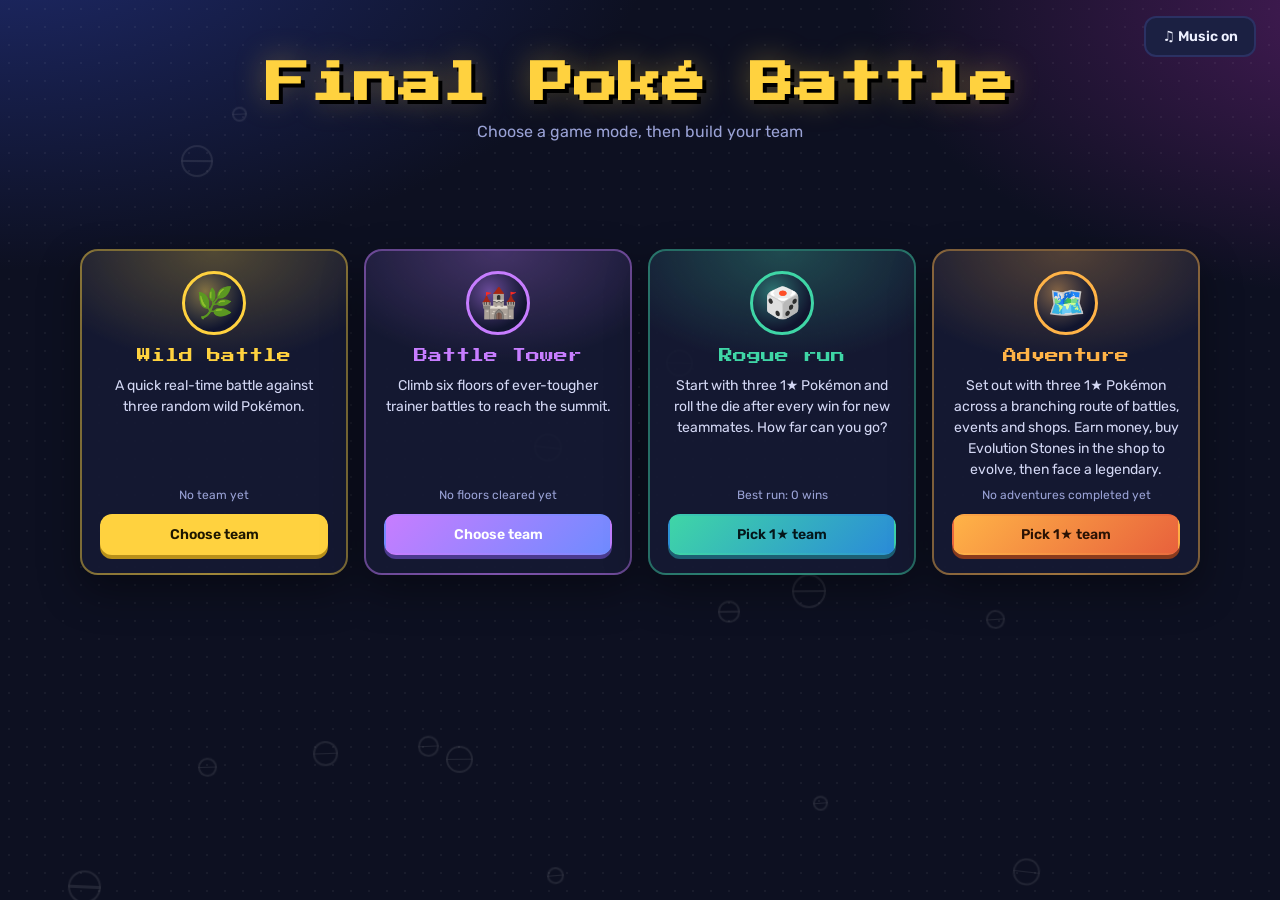
<file: index.html>
<!doctype html>
<html lang="en">
<head>
  <meta charset="utf-8">
  <meta name="viewport" content="width=device-width, initial-scale=1">
  <title>Final Poké Battle</title>
  <link rel="preconnect" href="https://fonts.googleapis.com">
  <link rel="preconnect" href="https://fonts.gstatic.com" crossorigin>
  <link href="https://fonts.googleapis.com/css2?family=Press+Start+2P&family=Rubik:wght@400;500;600;700&display=swap" rel="stylesheet">
  <link rel="stylesheet" href="css/style.css">
  <link rel="stylesheet" href="css/menu.css">
</head>
<body class="menu-page">
  <div class="mn-motes" id="motes" aria-hidden="true"></div>

  <header class="mn-top">
    <button type="button" class="btn" id="musicBtn" aria-pressed="true">&#9835; Music on</button>
  </header>

  <main class="mn-main">
    <div class="mn-title">
      <h1>Final Poké Battle</h1>
      <p>Choose a game mode, then build your team</p>
    </div>
    <div class="mn-team" id="lastTeam" aria-label="Your last team"></div>
    <section class="mn-modes" id="modes" aria-label="Game modes"></section>
  </main>

  <div class="mn-flash" id="flash"></div>

  <div class="pad-legend" aria-hidden="true">
    <span><i class="pad-btn">D-pad</i> Move</span>
    <span><i class="pad-btn a">A</i> Choose</span>
    <span><i class="pad-btn">Select</i> Music</span>
  </div>

  <script src="https://cdnjs.cloudflare.com/ajax/libs/gsap/3.12.5/gsap.min.js"></script>
  <script src="js/api.js"></script>
  <script src="js/music.js"></script>
  <script src="js/gamepad.js"></script>
  <script src="js/modes.js"></script>
  <script src="js/tower-data.js"></script>
  <script src="js/rogue-data.js"></script>
  <script src="js/adventure-data.js"></script>
  <script src="js/menu.js"></script>
</body>
</html>
</file>
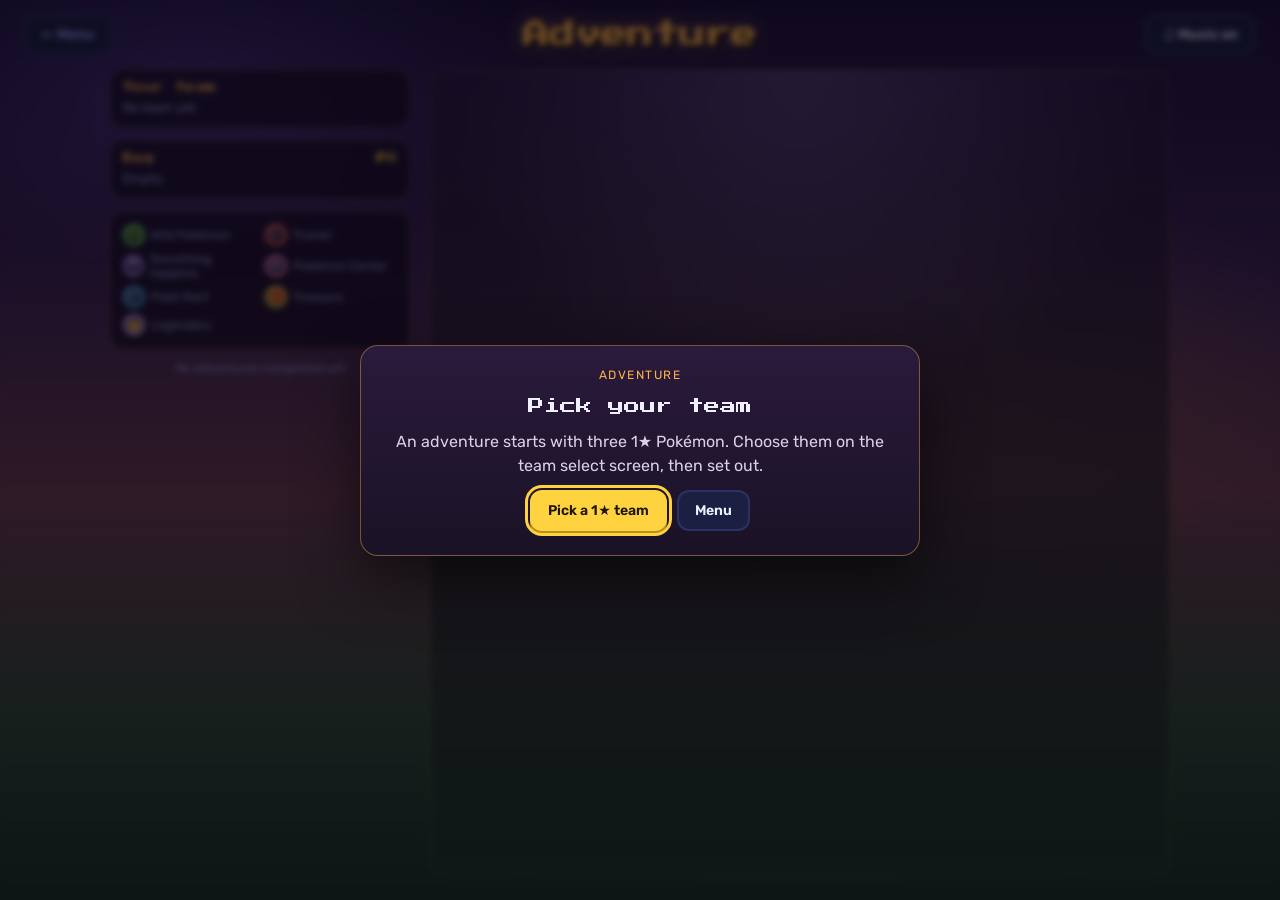
<file: adventure.html>
<!doctype html>
<html lang="en">
<head>
  <meta charset="utf-8">
  <meta name="viewport" content="width=device-width, initial-scale=1">
  <title>Adventure</title>
  <link rel="preconnect" href="https://fonts.googleapis.com">
  <link rel="preconnect" href="https://fonts.gstatic.com" crossorigin>
  <link href="https://fonts.googleapis.com/css2?family=Press+Start+2P&family=Rubik:wght@400;500;600;700&display=swap" rel="stylesheet">
  <link rel="stylesheet" href="css/style.css">
  <link rel="stylesheet" href="css/adventure.css">
</head>
<body class="adventure-page">
  <div class="av-sky" aria-hidden="true"></div>

  <header class="av-top">
    <a class="btn" href="index.html">&larr; Menu</a>
    <h1>Adventure</h1>
    <button type="button" class="btn" id="musicBtn" aria-pressed="true">&#9835; Music on</button>
  </header>

  <main class="av-main">
    <aside class="av-side" id="side">
      <section class="av-box">
        <h2>Your team</h2>
        <div class="av-team" id="team"></div>
      </section>
      <section class="av-box">
        <h2 class="av-bag-head">Bag <span class="av-money" id="money"></span></h2>
        <div class="av-bag" id="bag"></div>
        <button type="button" class="btn av-shop-btn" id="shopBtn" hidden>🛒 Shop</button>
      </section>
      <section class="av-box av-legend" id="legend"></section>
      <p class="av-progress" id="progress"></p>
      <button type="button" class="btn av-quiet" id="quitBtn" hidden>Give up adventure</button>
    </aside>

    <section class="av-map-wrap" id="mapWrap" aria-label="Route map">
      <p class="av-hint" id="hint"></p>
      <div class="av-map" id="map">
        <svg class="av-paths" id="paths" preserveAspectRatio="none" aria-hidden="true"></svg>
        <div class="av-nodes" id="nodes"></div>
        <img class="av-token" id="token" alt="">
      </div>
    </section>
  </main>

  <!-- One stop at a time: battles, events, rewards and the end of the run all open here. -->
  <div class="av-dialog" id="dialog" hidden>
    <div class="av-card" id="card" role="dialog" aria-modal="true" aria-labelledby="cardTitle">
      <p class="av-kicker" id="cardKicker"></p>
      <h2 id="cardTitle"></h2>
      <div class="av-body" id="cardBody"></div>
      <div class="av-choices" id="cardChoices"></div>
    </div>
  </div>

  <div class="toast" id="toast" role="status"></div>
  <div class="av-flash" id="flash"></div>

  <div class="pad-legend" aria-hidden="true">
    <span><i class="pad-btn">D-pad</i> Move</span>
    <span><i class="pad-btn a">A</i> Choose</span>
    <span><i class="pad-btn b">B</i> Menu</span>
    <span><i class="pad-btn">Select</i> Music</span>
  </div>

  <script src="https://cdnjs.cloudflare.com/ajax/libs/gsap/3.12.5/gsap.min.js"></script>
  <script src="js/api.js"></script>
  <script src="js/combat.js"></script>
  <script src="js/music.js"></script>
  <script src="js/gamepad.js"></script>
  <script src="js/adventure-data.js"></script>
  <script src="js/adventure.js"></script>
</body>
</html>
</file>
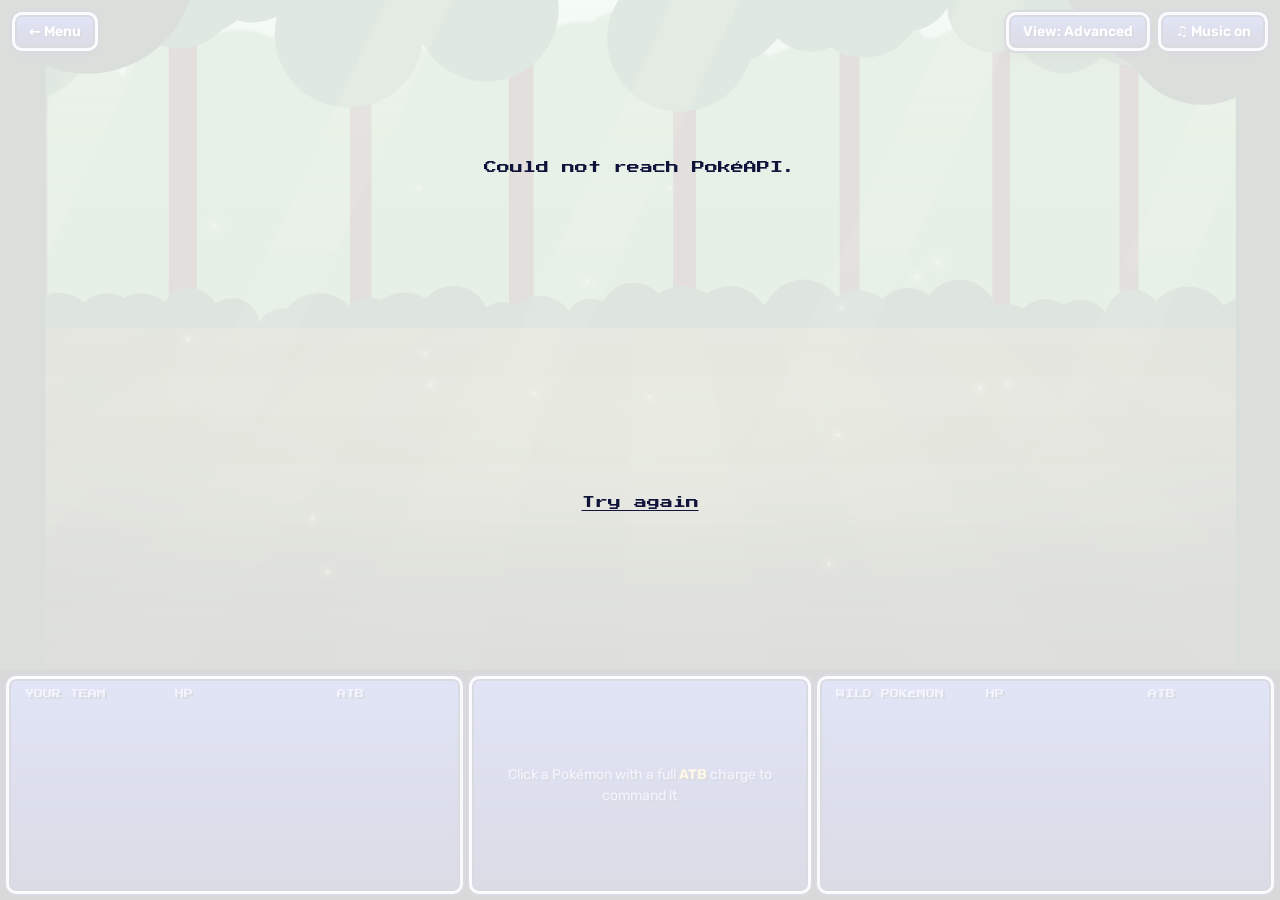
<file: battle.html>
<!doctype html>
<html lang="en">
<head>
  <meta charset="utf-8">
  <meta name="viewport" content="width=device-width, initial-scale=1">
  <title>Battle</title>
  <link rel="preconnect" href="https://fonts.googleapis.com">
  <link rel="preconnect" href="https://fonts.gstatic.com" crossorigin>
  <link href="https://fonts.googleapis.com/css2?family=Press+Start+2P&family=Rubik:wght@400;500;600;700&display=swap" rel="stylesheet">
  <link rel="stylesheet" href="css/battle.css">
</head>
<body>
  <div class="screen" id="screen">
    <div class="field" id="field">
      <div class="sky"></div>
      <div class="backdrop" id="backdrop"></div>
      <div class="ground"></div>
      <div class="rays"></div>
      <div class="frame" id="frame"></div>
      <div class="motes" id="motes"></div>
      <div class="units" id="units"></div>
      <!-- Advanced view: each Pokémon's name, HP and ATB float over its sprite. -->
      <div class="plates" id="plates"></div>

      <a class="back-btn window" href="index.html">&larr; Menu</a>
      <div class="top-buttons">
        <button type="button" class="top-btn window" id="viewBtn" title="Switch battle view (V)">View: Advanced</button>
        <button type="button" class="top-btn music-btn window" id="musicBtn" aria-pressed="true">&#9835; Music on</button>
      </div>
      <div class="message window" id="message"></div>
      <div class="floor-title" id="floorTitle" hidden><small></small><strong></strong></div>
      <div class="help window" id="help"></div>
      <div class="pad-legend" aria-hidden="true">
        <span><i class="pad-btn a">A</i> Confirm</span>
        <span><i class="pad-btn b">B</i> Back</span>
        <span><i class="pad-btn">LB</i><i class="pad-btn">RB</i> Switch Pokémon</span>
        <span><i class="pad-btn y">Y</i> View</span>
        <span><i class="pad-btn">Select</i> Music</span>
      </div>
      <p class="loading" id="loading">Encountering wild Pokémon<span class="dots"></span></p>
    </div>

    <div class="hud" id="hud">
      <section class="window side-window party-window">
        <header class="hud-head unit-grid"><span>Your team</span><span>HP</span><span>ATB</span></header>
        <div class="unit-rows" id="partyRows"></div>
      </section>

      <section class="window command-panel" id="commandPanel">
        <p class="command-hint"><span>Click a Pokémon with a full <b>ATB</b> charge to command it</span></p>

        <nav class="pane command" id="command" aria-label="Commands">
          <header class="hud-head"><span id="commandTitle">Command</span></header>
          <div class="menu-list" role="menu">
            <button type="button" class="menu-item" role="menuitem" data-action="attack">Attack</button>
            <button type="button" class="menu-item" role="menuitem" data-action="items">Items</button>
            <button type="button" class="menu-item" role="menuitem" data-action="defend">Defend</button>
            <button type="button" class="menu-item evolve-cmd" role="menuitem" data-action="evolve" id="evolveCmd" hidden>Evolve</button>
            <span class="pointer"></span>
          </div>
        </nav>

        <section class="pane submenu" id="attackMenu" aria-label="Attacks">
          <header class="hud-head"><button type="button" class="sub-back" aria-label="Back to commands">&#9664;</button><span>Attacks</span><span>Pwr&nbsp;&nbsp;PP</span></header>
          <div class="menu-list moves" id="moveList" role="menu"></div>
        </section>

        <section class="pane submenu" id="itemMenu" aria-label="Items">
          <header class="hud-head"><button type="button" class="sub-back" aria-label="Back to commands">&#9664;</button><span>Items</span><span>Qty</span></header>
          <div class="menu-list" id="itemList" role="menu"></div>
        </section>

        <section class="pane submenu" id="evolveMenu" aria-label="Evolve into">
          <header class="hud-head"><button type="button" class="sub-back" aria-label="Back to commands">&#9664;</button><span>Evolve into</span><span>Type</span></header>
          <div class="menu-list" id="evolveList" role="menu"></div>
        </section>
      </section>

      <section class="window side-window enemy-window">
        <header class="hud-head unit-grid"><span>Wild Pokémon</span><span>HP</span><span>ATB</span></header>
        <div class="unit-rows" id="enemyRows"></div>
      </section>
    </div>

    <div class="result" id="result" hidden>
      <div class="window result-card" role="dialog" aria-modal="true" aria-labelledby="resultTitle">
        <h2 id="resultTitle"></h2>
        <p id="resultText"></p>
        <div class="result-actions">
          <button type="button" class="win-btn" id="againBtn">Battle again</button>
          <a class="win-btn" href="index.html">Menu</a>
        </div>
      </div>
    </div>

    <div class="flash" id="flash"></div>
  </div>

  <script src="https://cdnjs.cloudflare.com/ajax/libs/gsap/3.12.5/gsap.min.js"></script>
  <script src="js/api.js"></script>
  <script src="js/combat.js"></script>
  <script src="js/tower-data.js"></script>
  <script src="js/rogue-data.js"></script>
  <script src="js/adventure-data.js"></script>
  <script src="js/music.js"></script>
  <script src="js/gamepad.js"></script>
  <script src="js/fx.js"></script>
  <script src="js/battle.js"></script>
</body>
</html>
</file>
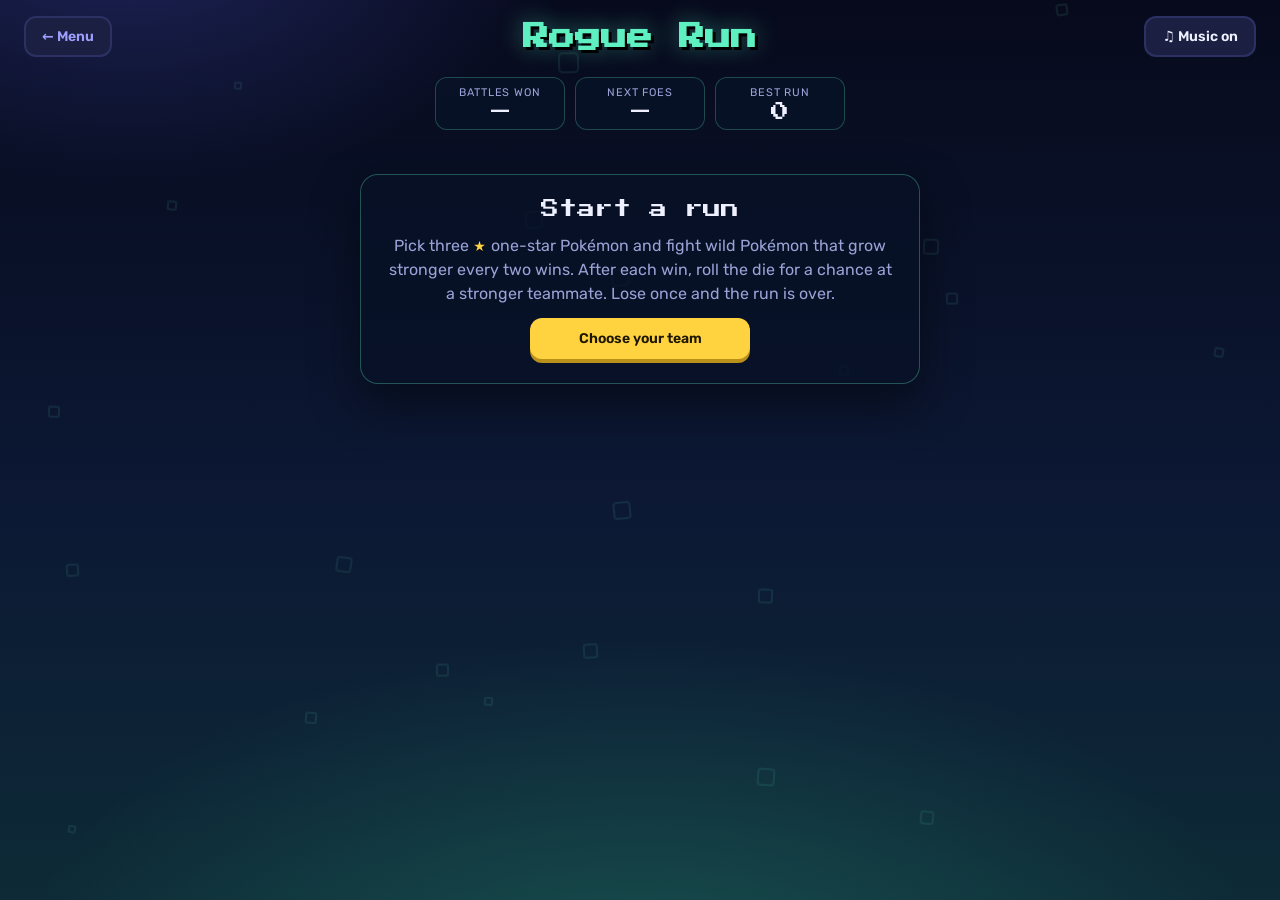
<file: rogue.html>
<!doctype html>
<html lang="en">
<head>
  <meta charset="utf-8">
  <meta name="viewport" content="width=device-width, initial-scale=1">
  <title>Rogue Run</title>
  <link rel="preconnect" href="https://fonts.googleapis.com">
  <link rel="preconnect" href="https://fonts.gstatic.com" crossorigin>
  <link href="https://fonts.googleapis.com/css2?family=Press+Start+2P&family=Rubik:wght@400;500;600;700&display=swap" rel="stylesheet">
  <link rel="stylesheet" href="css/style.css">
  <link rel="stylesheet" href="css/rogue.css">
</head>
<body class="rogue-page">
  <div class="rg-backdrop" id="backdrop" aria-hidden="true"></div>

  <header class="rg-top">
    <a class="btn" href="index.html">&larr; Menu</a>
    <h1>Rogue Run</h1>
    <button type="button" class="btn" id="musicBtn" aria-pressed="true">&#9835; Music on</button>
  </header>

  <main class="rg-main">
    <dl class="rg-stats" id="stats">
      <div><dt>Battles won</dt><dd id="wins">0</dd></div>
      <div><dt>Next foes</dt><dd id="foes">—</dd></div>
      <div><dt>Best run</dt><dd id="best">0</dd></div>
    </dl>

    <section class="rg-team" id="team" aria-label="Your team"></section>

    <!-- One panel at a time, depending on where the run stands. -->
    <section class="rg-panel" id="startPanel" hidden>
      <h2>Start a run</h2>
      <p>Pick three <b class="stars">★</b> one-star Pokémon and fight wild Pokémon that grow stronger every two wins. After each win, roll the die for a chance at a stronger teammate. Lose once and the run is over.</p>
      <a class="btn primary rg-go" href="team.html?mode=rogue">Choose your team</a>
    </section>

    <section class="rg-panel" id="readyPanel" hidden>
      <p class="rg-kicker" id="readyKicker">Next up</p>
      <h2 id="readyTitle">Battle 1</h2>
      <p id="readyText"></p>
      <button type="button" class="btn primary rg-go" id="fightBtn">Fight!</button>
      <button type="button" class="btn rg-quiet" id="quitBtn">Give up run</button>
    </section>

    <section class="rg-panel rg-roll" id="rollPanel" hidden>
      <p class="rg-kicker" id="rollKicker">Battle won!</p>
      <h2 id="rollTitle">Roll the die</h2>
      <div class="die-stage">
        <div class="die-glow" id="dieGlow"></div>
        <div class="die" id="die"></div>
        <div class="die-result" id="dieResult"></div>
      </div>
      <p id="rollText">The roll sets the star rating of the Pokémon you're offered.</p>
      <button type="button" class="btn primary rg-go" id="rollBtn">Roll the die</button>
    </section>

    <section class="rg-panel rg-offer" id="offerPanel" hidden>
      <p class="rg-kicker" id="offerKicker">You rolled</p>
      <div class="offer-card" id="offerCard">
        <div class="offer-stage"><div class="offer-burst" id="offerBurst"></div><img class="offer-sprite" id="offerSprite" alt=""></div>
        <div class="offer-info">
          <h2 id="offerName">—</h2>
          <div class="offer-types" id="offerTypes"></div>
          <div class="offer-stats" id="offerStats"></div>
        </div>
      </div>
      <p class="offer-help" id="offerHelp">Click a team member above to swap it out, or keep your team.</p>
      <button type="button" class="btn rg-go" id="keepBtn">Keep my team</button>
    </section>

    <section class="rg-panel rg-over" id="overPanel" hidden>
      <p class="rg-kicker">Run over</p>
      <h2 id="overTitle">Your team fell</h2>
      <p id="overText"></p>
      <a class="btn primary rg-go" href="team.html?mode=rogue">New run</a>
    </section>
  </main>

  <div class="toast" id="toast" role="status"></div>
  <div class="rg-flash" id="flash"></div>

  <div class="pad-legend" aria-hidden="true">
    <span><i class="pad-btn">D-pad</i> Move</span>
    <span><i class="pad-btn a">A</i> Choose</span>
    <span><i class="pad-btn b">B</i> Menu</span>
    <span><i class="pad-btn">Select</i> Music</span>
  </div>

  <script src="https://cdnjs.cloudflare.com/ajax/libs/gsap/3.12.5/gsap.min.js"></script>
  <script src="js/api.js"></script>
  <script src="js/music.js"></script>
  <script src="js/gamepad.js"></script>
  <script src="js/rogue-data.js"></script>
  <script src="js/rogue.js"></script>
</body>
</html>
</file>
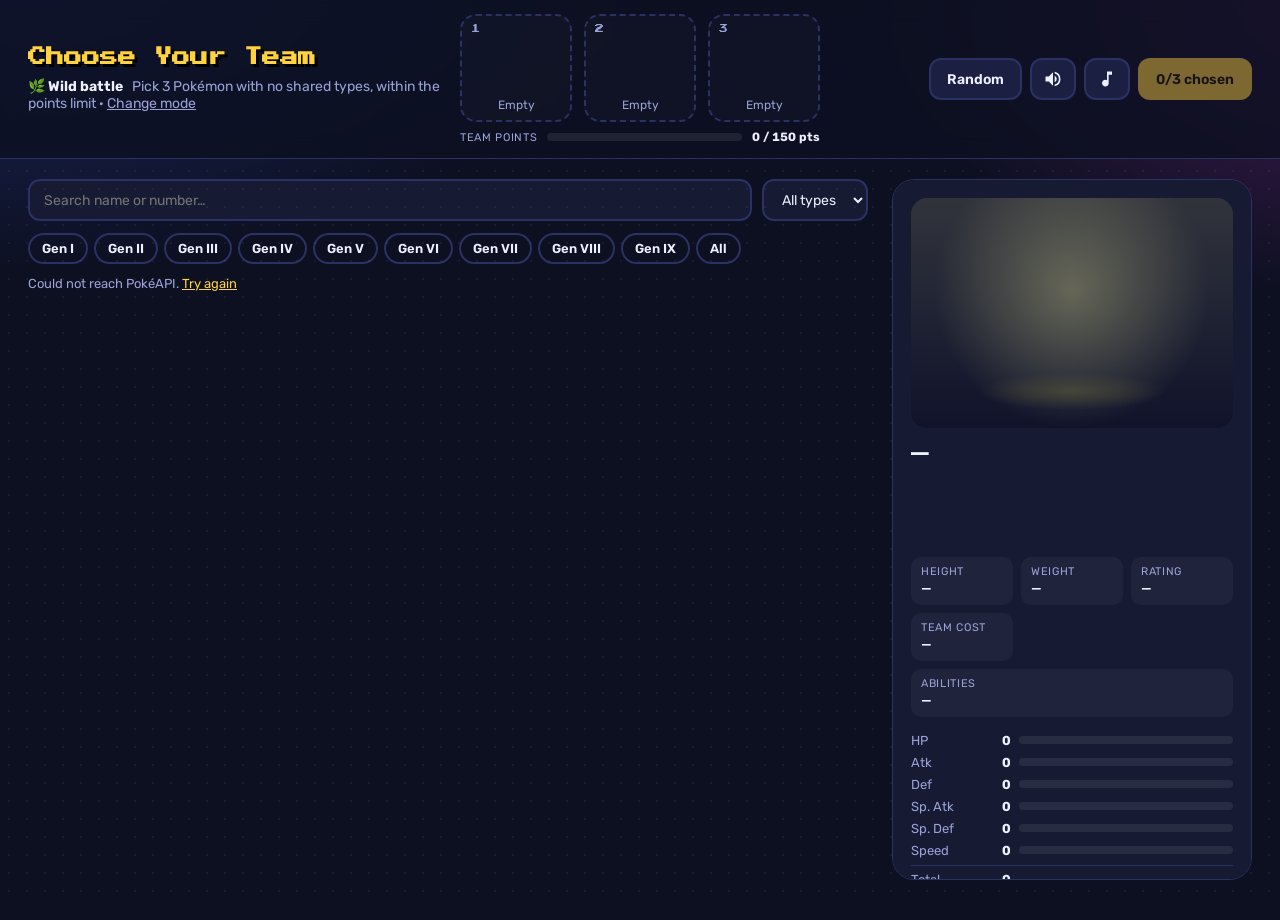
<file: team.html>
<!doctype html>
<html lang="en">
<head>
  <meta charset="utf-8">
  <meta name="viewport" content="width=device-width, initial-scale=1">
  <title>Choose Your Team</title>
  <link rel="preconnect" href="https://fonts.googleapis.com">
  <link rel="preconnect" href="https://fonts.gstatic.com" crossorigin>
  <link href="https://fonts.googleapis.com/css2?family=Press+Start+2P&family=Rubik:wght@400;500;600;700&display=swap" rel="stylesheet">
  <link rel="stylesheet" href="css/style.css">
</head>
<body>
  <header class="topbar">
    <div class="brand">
      <h1>Choose Your Team</h1>
      <p>Pick 3 Pokémon with no shared types, within the points limit</p>
    </div>

    <div class="team-wrap">
      <div class="team" id="team" aria-label="Your team">
        <button type="button" class="slot" data-slot="0"><span class="slot-num">1</span><span class="slot-stage"><img class="slot-sprite" alt=""></span><span class="slot-name">Empty</span></button>
        <button type="button" class="slot" data-slot="1"><span class="slot-num">2</span><span class="slot-stage"><img class="slot-sprite" alt=""></span><span class="slot-name">Empty</span></button>
        <button type="button" class="slot" data-slot="2"><span class="slot-num">3</span><span class="slot-stage"><img class="slot-sprite" alt=""></span><span class="slot-name">Empty</span></button>
      </div>
      <div class="budget" title="Each Pokémon costs a tenth of its base stat total">
        <span class="budget-label">Team points</span>
        <span class="budget-track"><i id="budgetBar"></i></span>
        <b id="budgetText">0 / 150 pts</b>
      </div>
    </div>

    <div class="actions">
      <button type="button" class="btn" id="randomBtn">Random</button>
      <button type="button" class="btn icon" id="muteBtn" aria-label="Mute cries" aria-pressed="false">
        <svg class="icon-on" viewBox="0 0 24 24" width="20" height="20" aria-hidden="true"><path fill="currentColor" d="M3 9v6h4l5 5V4L7 9H3zm13.5 3A4.5 4.5 0 0 0 14 8v8a4.47 4.47 0 0 0 2.5-4zM14 3.23v2.06a7 7 0 0 1 0 13.42v2.06A9 9 0 0 0 14 3.23z"/></svg>
        <svg class="icon-off" viewBox="0 0 24 24" width="20" height="20" aria-hidden="true"><path fill="currentColor" d="M16.5 12A4.5 4.5 0 0 0 14 8v2.18l2.45 2.45c.03-.2.05-.41.05-.63zM19 12c0 .94-.2 1.82-.54 2.64l1.51 1.51A8.8 8.8 0 0 0 21 12a9 9 0 0 0-7-8.77v2.06A7 7 0 0 1 19 12zM4.27 3 3 4.27 7.73 9H3v6h4l5 5v-6.73l4.25 4.25c-.67.52-1.42.93-2.25 1.18v2.06a9 9 0 0 0 3.69-1.81L19.73 21 21 19.73l-9-9L4.27 3zM12 4 9.91 6.09 12 8.18V4z"/></svg>
      </button>
      <button type="button" class="btn icon music-toggle" id="musicBtn" aria-label="Turn music off" aria-pressed="true">
        <svg class="icon-on" viewBox="0 0 24 24" width="20" height="20" aria-hidden="true"><path fill="currentColor" d="M12 3v10.55A4 4 0 1 0 14 17V7h4V3h-6z"/></svg>
        <svg class="icon-off" viewBox="0 0 24 24" width="20" height="20" aria-hidden="true"><path fill="currentColor" d="M4.27 3 3 4.27l9 9v.28A4 4 0 1 0 14 17v-1.73L19.73 21 21 19.73 4.27 3zM14 7h4V3h-6v5.18l2 2V7z"/></svg>
      </button>
      <button type="button" class="btn primary" id="confirmBtn" disabled>0/3 chosen</button>
    </div>
  </header>

  <main class="layout">
    <section class="browser">
      <div class="toolbar">
        <input type="search" id="search" class="search" placeholder="Search name or number…" autocomplete="off" aria-label="Search Pokémon">
        <select id="typeFilter" class="select" aria-label="Filter by type"><option value="">All types</option></select>
      </div>
      <nav class="gens" id="gens" aria-label="Generation"></nav>
      <p class="status" id="status" role="status">Loading Pokédex<span class="dots"></span></p>
      <div class="grid" id="grid"></div>
    </section>

    <aside class="detail" id="detail" aria-live="polite">
      <button type="button" class="detail-close" id="detailClose" aria-label="Close details">&times;</button>
      <div class="detail-stage">
        <div class="platform"></div>
        <img class="detail-sprite" id="detailSprite" alt="">
      </div>
      <div class="detail-head">
        <span class="detail-num" id="detailNum"></span>
        <h2 class="detail-name" id="detailName">&mdash;</h2>
        <p class="detail-genus" id="detailGenus"></p>
        <div class="detail-types" id="detailTypes"></div>
      </div>
      <p class="detail-flavor" id="detailFlavor"></p>
      <dl class="facts">
        <div><dt>Height</dt><dd id="detailHeight">&mdash;</dd></div>
        <div><dt>Weight</dt><dd id="detailWeight">&mdash;</dd></div>
        <div><dt>Rating</dt><dd id="detailStars">&mdash;</dd></div>
        <div><dt>Team cost</dt><dd id="detailCost">&mdash;</dd></div>
        <div class="wide"><dt>Abilities</dt><dd id="detailAbilities">&mdash;</dd></div>
      </dl>
      <div class="stats" id="detailStats"></div>
      <button type="button" class="btn primary block" id="detailAdd">Add to team</button>
      <p class="detail-note" id="detailNote" role="status"></p>
    </aside>
  </main>

  <div class="sheet-backdrop" id="sheetBackdrop"></div>
  <div class="toast" id="toast" role="status"></div>

  <div class="pad-legend" aria-hidden="true">
    <span><i class="pad-btn a">A</i> Pick</span>
    <span><i class="pad-btn b">B</i> Remove last</span>
    <span><i class="pad-btn x">X</i> Random</span>
    <span><i class="pad-btn">LB</i><i class="pad-btn">RB</i> Generation</span>
    <span><i class="pad-btn">Start</i> Confirm</span>
    <span><i class="pad-btn">Select</i> Music</span>
  </div>

  <div class="overlay" id="overlay" hidden>
    <div class="overlay-flash"></div>
    <div class="overlay-card" role="dialog" aria-modal="true" aria-labelledby="overlayTitle">
      <h2 id="overlayTitle">Team assembled!</h2>
      <div class="podium" id="podium"></div>
      <p class="overlay-note" id="overlayNote">Ready for battle</p>
      <div class="overlay-actions">
        <button type="button" class="btn" id="editBtn">Edit team</button>
        <button type="button" class="btn primary" id="goBtn">Start</button>
      </div>
      <p class="overlay-sub" id="overlaySub"></p>
    </div>
  </div>

  <script src="https://cdnjs.cloudflare.com/ajax/libs/gsap/3.12.5/gsap.min.js"></script>
  <script src="js/api.js"></script>
  <script src="js/music.js"></script>
  <script src="js/gamepad.js"></script>
  <script src="js/modes.js"></script>
  <script src="js/tower-data.js"></script>
  <script src="js/rogue-data.js"></script>
  <script src="js/adventure-data.js"></script>
  <script src="js/app.js"></script>
</body>
</html>
</file>
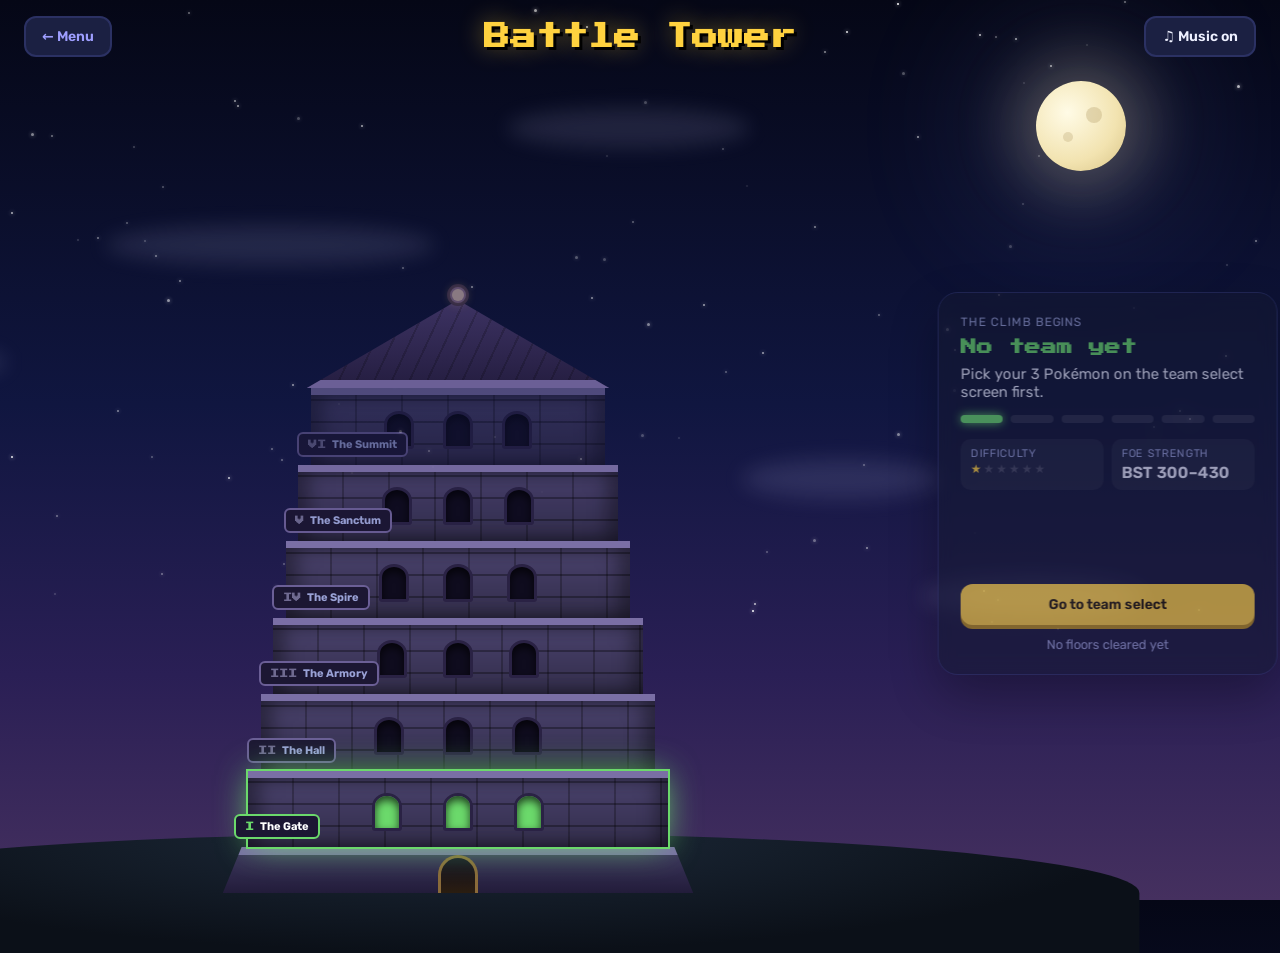
<file: tower.html>
<!doctype html>
<html lang="en">
<head>
  <meta charset="utf-8">
  <meta name="viewport" content="width=device-width, initial-scale=1">
  <title>Battle Tower</title>
  <link rel="preconnect" href="https://fonts.googleapis.com">
  <link rel="preconnect" href="https://fonts.gstatic.com" crossorigin>
  <link href="https://fonts.googleapis.com/css2?family=Press+Start+2P&family=Rubik:wght@400;500;600;700&display=swap" rel="stylesheet">
  <link rel="stylesheet" href="css/style.css">
  <link rel="stylesheet" href="css/tower.css">
</head>
<body class="tower-page">
  <div class="sky" aria-hidden="true">
    <div class="stars" id="stars"></div>
    <div class="moon"></div>
    <div class="clouds" id="clouds"></div>
  </div>

  <header class="tower-top">
    <a class="btn" href="index.html">&larr; Menu</a>
    <h1>Battle Tower</h1>
    <button type="button" class="btn" id="musicBtn" aria-pressed="true">&#9835; Music on</button>
  </header>

  <main class="tower-scene" id="scene">
    <div class="tower-wrap">
      <div class="tower" id="tower">
        <div class="beams" aria-hidden="true"></div>
        <div class="beacon" id="beacon"><span></span></div>
        <div class="roof" id="roof"></div>
        <div class="floors" id="floors"></div>
        <div class="tower-base"><div class="door"></div></div>
      </div>
      <div class="hill" aria-hidden="true"></div>
      <div class="climbers" id="climbers"></div>
    </div>

    <aside class="floor-card" id="card">
      <p class="card-kicker" id="cardKicker">Next challenge</p>
      <h2 id="cardTitle">Floor I · The Gate</h2>
      <p class="card-trainer" id="cardTrainer"></p>
      <div class="pips" id="pips"></div>
      <dl class="card-facts">
        <div><dt>Difficulty</dt><dd class="card-stars" id="cardStars"></dd></div>
        <div><dt>Foe strength</dt><dd id="cardBst"></dd></div>
      </dl>
      <div class="card-team" id="cardTeam"></div>
      <button type="button" class="btn primary block" id="enterBtn">Enter floor</button>
      <button type="button" class="btn block" id="resetBtn">Restart climb</button>
      <p class="card-best" id="cardBest"></p>
    </aside>
  </main>

  <div class="tower-banner" id="banner" hidden>
    <div class="banner-card">
      <h2>Tower conquered!</h2>
      <p>Your team stands at the summit.</p>
      <div class="banner-actions">
        <button type="button" class="btn primary" id="againBtn">Climb again</button>
        <a class="btn" href="index.html">Menu</a>
      </div>
    </div>
  </div>

  <div class="toast" id="toast" role="status"></div>
  <canvas class="fireworks" id="fireworks" aria-hidden="true"></canvas>
  <div class="tower-flash" id="flash"></div>

  <div class="pad-legend" aria-hidden="true">
    <span><i class="pad-btn a">A</i> Enter floor</span>
    <span><i class="pad-btn b">B</i> Menu</span>
    <span><i class="pad-btn">Select</i> Music</span>
  </div>

  <script src="https://cdnjs.cloudflare.com/ajax/libs/gsap/3.12.5/gsap.min.js"></script>
  <script src="js/api.js"></script>
  <script src="js/music.js"></script>
  <script src="js/gamepad.js"></script>
  <script src="js/tower-data.js"></script>
  <script src="js/tower.js"></script>
</body>
</html>
</file>
<file: css/style.css>
:root {
  --bg: #0d1021;
  --panel: #161a33;
  --card: #1b2042;
  --line: #2b3163;
  --text: #eef0ff;
  --muted: #9aa2d6;
  --accent: #ffd23f;
  --accent-ink: #1d1600;
  --danger: #ff5d6c;
  --header-h: 140px;

  --normal: #a8a77a; --fire: #ee8130; --water: #6390f0; --electric: #f7d02c;
  --grass: #7ac74c; --ice: #96d9d6; --fighting: #c22e28; --poison: #a33ea1;
  --ground: #e2bf65; --flying: #a98ff3; --psychic: #f95587; --bug: #a6b91a;
  --rock: #b6a136; --ghost: #735797; --dragon: #6f35fc; --dark: #705746;
  --steel: #b7b7ce; --fairy: #d685ad;
}

* { box-sizing: border-box; }

html { color-scheme: dark; }

body {
  margin: 0;
  min-height: 100vh;
  font-family: 'Rubik', system-ui, sans-serif;
  color: var(--text);
  background:
    radial-gradient(1100px 600px at 0% -10%, #1f2b6e 0%, transparent 60%),
    radial-gradient(900px 500px at 110% 0%, #4a1c5a 0%, transparent 60%),
    var(--bg);
  background-attachment: fixed;
}

body::before {
  content: '';
  position: fixed;
  inset: 0;
  pointer-events: none;
  background-image: radial-gradient(rgba(255, 255, 255, 0.05) 1px, transparent 1px);
  background-size: 18px 18px;
}

button { font: inherit; color: inherit; }

img { image-rendering: pixelated; }

/* ---------- Buttons ---------- */

.btn {
  display: inline-flex;
  align-items: center;
  justify-content: center;
  gap: 6px;
  padding: 10px 16px;
  border-radius: 12px;
  border: 2px solid var(--line);
  background: var(--card);
  font-weight: 600;
  font-size: 14px;
  cursor: pointer;
  white-space: nowrap;
  transition: background 0.15s, border-color 0.15s;
}
.btn:hover:not(:disabled) { border-color: var(--muted); }
.btn:focus-visible { outline: 3px solid var(--accent); outline-offset: 2px; }
.btn:disabled { opacity: 0.45; cursor: not-allowed; }
.btn.primary { background: var(--accent); color: var(--accent-ink); border-color: transparent; box-shadow: 0 4px 0 #b8901a; }
.btn.primary:disabled { box-shadow: none; }
.btn.danger { background: var(--danger); color: #fff; box-shadow: 0 4px 0 #a8323d; }
.btn.block { width: 100%; }
.btn.icon { padding: 9px 11px; }
#muteBtn .icon-off, #muteBtn[aria-pressed='true'] .icon-on { display: none; }
#muteBtn[aria-pressed='true'] .icon-off { display: block; }
.music-toggle[aria-pressed='false'] .icon-on, .music-toggle[aria-pressed='true'] .icon-off { display: none; }

.link { background: none; border: 0; padding: 0; color: var(--accent); text-decoration: underline; cursor: pointer; }

/* ---------- Top bar ---------- */

.topbar {
  position: sticky;
  top: 0;
  z-index: 20;
  display: grid;
  grid-template-columns: 1fr auto 1fr;
  align-items: center;
  gap: 20px;
  padding: 14px 28px;
  background: rgba(13, 16, 33, 0.82);
  backdrop-filter: blur(12px);
  border-bottom: 1px solid var(--line);
}

.brand h1 {
  margin: 0 0 8px;
  font-family: 'Press Start 2P', monospace;
  font-size: 18px;
  line-height: 1.3;
  color: var(--accent);
  text-shadow: 3px 3px 0 #000;
}
.brand p { margin: 0; color: var(--muted); font-size: 14px; }

.team-wrap { display: flex; flex-direction: column; gap: 8px; }
.team { display: flex; gap: 12px; }

.budget {
  display: grid;
  grid-template-columns: auto 1fr auto;
  align-items: center;
  gap: 10px;
  font-size: 12px;
}
.budget-label { color: var(--muted); text-transform: uppercase; letter-spacing: 0.06em; font-size: 11px; }
.budget-track { height: 8px; border-radius: 999px; background: rgba(255, 255, 255, 0.08); overflow: hidden; }
.budget-track i {
  display: block;
  height: 100%;
  border-radius: inherit;
  background: linear-gradient(90deg, #6bd96b, var(--accent));
  transform-origin: left;
  transform: scaleX(0);
}
.budget-track.near i { background: linear-gradient(90deg, var(--accent), #ff8a4c); }
.budget b { font-variant-numeric: tabular-nums; }

.slot {
  position: relative;
  width: 112px;
  height: 108px;
  padding: 6px 6px 8px;
  display: flex;
  flex-direction: column;
  align-items: center;
  justify-content: flex-end;
  gap: 4px;
  border-radius: 16px;
  border: 2px dashed var(--line);
  background: rgba(255, 255, 255, 0.02);
  cursor: default;
}
.slot.filled {
  cursor: pointer;
  border-style: solid;
  border-color: color-mix(in srgb, var(--t1) 70%, white);
  background:
    radial-gradient(circle at 50% 75%, color-mix(in srgb, var(--t1) 45%, transparent), transparent 70%),
    var(--card);
}
.slot.filled:hover::after {
  content: '×';
  position: absolute;
  top: 4px;
  right: 8px;
  font-size: 18px;
  font-weight: 700;
  color: var(--danger);
}
.slot:focus-visible { outline: 3px solid var(--accent); outline-offset: 2px; }
.slot-num {
  position: absolute;
  top: 8px;
  left: 9px;
  font-family: 'Press Start 2P', monospace;
  font-size: 9px;
  color: var(--muted);
}
.slot-stage { height: 66px; width: 100%; display: flex; align-items: flex-end; justify-content: center; }
.slot-sprite { max-height: 66px; max-width: 96px; }
.slot:not(.filled) .slot-sprite { visibility: hidden; }
.slot-name {
  font-size: 12px;
  font-weight: 600;
  max-width: 100%;
  overflow: hidden;
  text-overflow: ellipsis;
  white-space: nowrap;
}
.slot:not(.filled) .slot-name { color: var(--muted); font-weight: 400; }

.actions { justify-self: end; display: flex; gap: 8px; }

/* ---------- Layout ---------- */

.layout {
  display: grid;
  grid-template-columns: minmax(0, 1fr) 360px;
  gap: 24px;
  max-width: 1440px;
  margin: 0 auto;
  padding: 20px 28px 40px;
}

.toolbar { display: flex; gap: 10px; flex-wrap: wrap; margin-bottom: 12px; }

.search, .select {
  height: 42px;
  padding: 0 14px;
  border-radius: 12px;
  border: 2px solid var(--line);
  background: var(--panel);
  color: var(--text);
  font: inherit;
  font-size: 14px;
}
.search { flex: 1 1 240px; min-width: 0; }
.search:focus, .select:focus { outline: none; border-color: var(--accent); }

.gens { display: flex; gap: 6px; flex-wrap: wrap; margin-bottom: 12px; transition: opacity 0.2s; }
.gens.dimmed { opacity: 0.45; }
.gen {
  padding: 6px 12px;
  border-radius: 999px;
  border: 2px solid var(--line);
  background: transparent;
  font-size: 13px;
  font-weight: 600;
  cursor: pointer;
}
.gen:hover { border-color: var(--muted); }
.gen.active { background: var(--accent); border-color: var(--accent); color: var(--accent-ink); }
.gen:focus-visible { outline: 3px solid var(--accent); outline-offset: 2px; }

.status { margin: 0 0 12px; color: var(--muted); font-size: 13px; }
.dots::after { content: ''; animation: dots 1.2s steps(4) infinite; }
@keyframes dots { 0% { content: ''; } 25% { content: '.'; } 50% { content: '..'; } 75% { content: '...'; } }

/* ---------- Grid ---------- */

.grid {
  display: grid;
  grid-template-columns: repeat(auto-fill, minmax(124px, 1fr));
  gap: 10px;
}

.card {
  position: relative;
  display: flex;
  flex-direction: column;
  align-items: center;
  gap: 5px;
  padding: 26px 8px 12px;
  border-radius: 16px;
  border: 2px solid transparent;
  background: linear-gradient(165deg, color-mix(in srgb, var(--t1) 30%, var(--card)) 0%, var(--card) 65%);
  cursor: pointer;
  text-align: center;
  transition: transform 0.15s ease, border-color 0.15s, box-shadow 0.15s;
}
.card:hover, .card:focus-visible {
  transform: translateY(-3px);
  border-color: color-mix(in srgb, var(--t1) 70%, white);
  outline: none;
}
/* Controller highlight; scroll-margin keeps it clear of the sticky header. */
.card { scroll-margin: calc(var(--header-h) + 12px) 0 12px; }
.card.pad-focus {
  transform: translateY(-3px);
  border-color: #fff;
  box-shadow: 0 0 0 3px rgba(255, 255, 255, 0.3);
}
.card.selected {
  border-color: var(--accent);
  box-shadow: 0 0 0 3px rgba(255, 210, 63, 0.25), 0 10px 24px rgba(0, 0, 0, 0.35);
}
.card-num {
  position: absolute;
  top: 8px;
  left: 10px;
  font-size: 11px;
  color: var(--muted);
  font-variant-numeric: tabular-nums;
}
.card-badge {
  position: absolute;
  top: 6px;
  right: 6px;
  width: 22px;
  height: 22px;
  border-radius: 50%;
  display: grid;
  place-items: center;
  background: var(--accent);
  color: var(--accent-ink);
  font-size: 12px;
  font-weight: 700;
  transform: scale(0);
  transition: transform 0.25s cubic-bezier(0.3, 1.8, 0.5, 1);
}
.card.selected .card-badge { transform: scale(1); }
.card-sprite {
  position: relative;
  height: 84px;
  width: 100%;
  display: flex;
  align-items: flex-end;
  justify-content: center;
}
.card-sprite::before {
  content: '';
  position: absolute;
  bottom: -2px;
  width: 64px;
  height: 12px;
  border-radius: 50%;
  background: rgba(0, 0, 0, 0.35);
}
.card-sprite img { position: relative; max-width: 100%; max-height: 84px; }
.card-name {
  max-width: 100%;
  font-size: 14px;
  font-weight: 600;
  overflow: hidden;
  text-overflow: ellipsis;
  white-space: nowrap;
}
.card-types { display: flex; gap: 4px; flex-wrap: wrap; justify-content: center; }
.card-meta { display: flex; flex-direction: column; align-items: center; gap: 3px; }
.card-stars { font-size: 12px; line-height: 1; }
/* Star ratings: gold for the rating, the rest dimmed (also used in the details panel). */
.stars { color: #ffd23f; letter-spacing: 1px; white-space: nowrap; text-shadow: 0 1px 0 rgba(0, 0, 0, 0.5); }
.stars-dim { color: rgba(255, 255, 255, 0.18); text-shadow: none; }
.card-cost { font-size: 11px; font-weight: 700; color: var(--muted); font-variant-numeric: tabular-nums; }
.card-cost.low { color: #6bd96b; }
.card-cost.mid { color: var(--accent); }
.card-cost.high { color: #ff8a4c; }
/* Breaks a team rule (shared type or over budget); the reason is in the tooltip. */
.card.blocked { opacity: 0.38; filter: grayscale(0.7); }
.card.blocked:hover, .card.blocked:focus-visible { opacity: 0.6; }

/* Static fallback sprites get a two-frame idle bob so they still feel alive. */
.is-static img { animation: idle-bob 0.6s steps(1) infinite; }
@keyframes idle-bob { 50% { translate: 0 -3px; } }

.type {
  display: inline-block;
  padding: 2px 8px;
  border-radius: 999px;
  background: var(--type);
  color: #fff;
  font-size: 10px;
  font-weight: 700;
  letter-spacing: 0.05em;
  text-transform: uppercase;
  text-shadow: 0 1px 1px rgba(0, 0, 0, 0.45);
}

/* ---------- Detail panel ---------- */

.detail {
  --t1: var(--normal);
  --t2: var(--normal);
  position: sticky;
  top: calc(var(--header-h) + 20px);
  align-self: start;
  max-height: calc(100vh - var(--header-h) - 40px);
  overflow-y: auto;
  padding: 18px;
  border-radius: 22px;
  border: 1px solid var(--line);
  background: var(--panel);
}
.detail-close { display: none; }

.detail-stage {
  position: relative;
  height: 230px;
  display: flex;
  align-items: flex-end;
  justify-content: center;
  padding-bottom: 30px;
  border-radius: 16px;
  overflow: hidden;
  background:
    radial-gradient(circle at 50% 40%, color-mix(in srgb, var(--t1) 50%, transparent), transparent 65%),
    linear-gradient(180deg, color-mix(in srgb, var(--t2) 22%, #10132a), #10132a);
  transition: background 0.4s;
}
.platform {
  position: absolute;
  bottom: 18px;
  width: 190px;
  height: 38px;
  border-radius: 50%;
  background: radial-gradient(ellipse, color-mix(in srgb, var(--t1) 35%, rgba(0, 0, 0, 0.6)), transparent 70%);
}
.detail-sprite { position: relative; max-height: 190px; transform-origin: 50% 100%; }

.detail-head { margin: 16px 0 10px; }
.detail-num { color: var(--muted); font-size: 13px; font-variant-numeric: tabular-nums; }
.detail-name { margin: 4px 0 2px; font-family: 'Press Start 2P', monospace; font-size: 17px; line-height: 1.4; }
.detail-genus { margin: 0 0 8px; color: var(--muted); font-size: 13px; min-height: 1em; }
.detail-types { display: flex; gap: 6px; }
.detail-types .type { font-size: 11px; padding: 3px 10px; }
.detail-flavor { margin: 0 0 14px; font-size: 14px; line-height: 1.5; color: #cfd3f5; min-height: 3em; }

.facts {
  display: grid;
  grid-template-columns: repeat(3, 1fr);
  gap: 8px;
  margin: 0 0 16px;
}
.facts div { padding: 8px 10px; border-radius: 10px; background: rgba(255, 255, 255, 0.04); }
.facts .wide { grid-column: 1 / -1; }
.facts dt { font-size: 11px; color: var(--muted); text-transform: uppercase; letter-spacing: 0.06em; }
.facts dd { margin: 2px 0 0; font-size: 14px; font-weight: 500; }
.detail-note { margin: 8px 0 0; min-height: 1.2em; font-size: 13px; color: #ff8a8a; text-align: center; }

.hidden-tag {
  font-size: 10px;
  padding: 1px 6px;
  border-radius: 999px;
  background: rgba(255, 255, 255, 0.1);
  color: var(--muted);
  text-transform: uppercase;
}

.stats { display: grid; gap: 7px; margin-bottom: 18px; }
.stat {
  display: grid;
  grid-template-columns: 58px 34px 1fr;
  align-items: center;
  gap: 8px;
  font-size: 13px;
}
.stat-label { color: var(--muted); }
.stat-value { font-weight: 700; text-align: right; font-variant-numeric: tabular-nums; }
.stat-bar { height: 8px; border-radius: 999px; background: rgba(255, 255, 255, 0.08); overflow: hidden; }
.stat-bar i { display: block; height: 100%; border-radius: inherit; transform-origin: left; transform: scaleX(0); }
.stat.total { padding-top: 6px; border-top: 1px solid var(--line); }

/* ---------- Floating bits ---------- */

.ghost { position: fixed; z-index: 100; pointer-events: none; margin: 0; }

.toast {
  position: fixed;
  left: 50%;
  bottom: 24px;
  z-index: 60;
  translate: -50% 0;
  padding: 10px 18px;
  border-radius: 12px;
  background: #000c;
  border: 1px solid var(--line);
  font-size: 14px;
  opacity: 0;
  pointer-events: none;
}

.sheet-backdrop { display: none; }

/* Button guide, shown only while a controller is connected. */
.pad-legend {
  position: fixed;
  left: 16px;
  bottom: 16px;
  z-index: 25;
  display: none;
  flex-wrap: wrap;
  gap: 6px 14px;
  max-width: calc(100% - 32px);
  padding: 8px 14px;
  border-radius: 12px;
  border: 1px solid var(--line);
  background: rgba(13, 16, 33, 0.9);
  font-size: 12px;
  color: var(--muted);
}
.has-gamepad .pad-legend { display: flex; }
.pad-legend span { display: inline-flex; align-items: center; gap: 4px; }
.pad-btn {
  display: inline-grid;
  place-items: center;
  min-width: 20px;
  height: 20px;
  padding: 0 5px;
  border-radius: 10px;
  background: #3a4070;
  color: #fff;
  font-style: normal;
  font-size: 10px;
  font-weight: 700;
}
.pad-btn.a { background: #3fae4f; }
.pad-btn.b { background: #d8434f; }
.pad-btn.x { background: #3a7bff; }

.overlay {
  position: fixed;
  inset: 0;
  z-index: 50;
  display: grid;
  place-items: center;
  padding: 16px;
  background: rgba(5, 7, 18, 0.82);
  backdrop-filter: blur(6px);
}
.overlay[hidden] { display: none; }
.overlay-flash { position: absolute; inset: 0; background: #fff; pointer-events: none; opacity: 0; }
.overlay-card {
  position: relative;
  width: min(640px, 100%);
  padding: 28px 24px;
  border-radius: 24px;
  border: 2px solid var(--line);
  background: var(--panel);
  text-align: center;
}
.overlay-card h2 {
  margin: 0 0 24px;
  font-family: 'Press Start 2P', monospace;
  font-size: 18px;
  color: var(--accent);
  text-shadow: 3px 3px 0 #000;
}
.podium { display: flex; justify-content: center; gap: 16px; flex-wrap: wrap; }
.podium-spot { margin: 0; width: 160px; display: flex; flex-direction: column; align-items: center; gap: 6px; }
.podium-sprite {
  position: relative;
  height: 150px;
  width: 100%;
  display: flex;
  align-items: flex-end;
  justify-content: center;
  padding-bottom: 12px;
}
.podium-sprite::before {
  content: '';
  position: absolute;
  bottom: 0;
  width: 130px;
  height: 28px;
  border-radius: 50%;
  background: radial-gradient(ellipse, color-mix(in srgb, var(--t1) 60%, transparent), transparent 70%);
}
.podium-sprite img { position: relative; max-height: 130px; transform: scale(1.5); transform-origin: 50% 100%; }
.podium-spot figcaption { font-weight: 700; }
.podium-types { display: flex; gap: 4px; }
.overlay-note { margin: 22px 0 16px; color: var(--muted); font-size: 14px; }
.overlay-actions { display: flex; justify-content: center; gap: 10px; flex-wrap: wrap; }
.btn.rogue-btn { background: linear-gradient(135deg, #3fd6a6, #2a8bd8); color: #04161a; box-shadow: 0 4px 0 #1d5f73; }
.rogue-pick .brand h1 { color: #5ff0c2; }
.brand p a { color: inherit; }
.mode-tag { margin-right: 6px; color: var(--text); }
.btn.tower-btn { background: linear-gradient(135deg, #c77dff, #6f8bff); color: #fff; box-shadow: 0 4px 0 #4b3a8f; }
.btn.adventure-btn { background: linear-gradient(135deg, #ffb347, #e8613c); color: #2a1204; box-shadow: 0 4px 0 #8a3a1c; }
.overlay-sub { margin: 14px 0 0; font-size: 13px; color: var(--muted); }

/* ---------- Narrow screens ---------- */

@media (max-width: 1100px) {
  .topbar { grid-template-columns: 1fr auto; }
  .brand { grid-column: 1 / -1; }
  .team-wrap { justify-self: start; }
}

@media (max-width: 900px) {
  .topbar { grid-template-columns: 1fr; gap: 12px; padding: 12px 16px; text-align: center; }
  .brand h1 { font-size: 14px; margin-bottom: 4px; }
  .brand p { font-size: 12px; }
  .team-wrap { justify-self: stretch; }
  .team { gap: 8px; }
  .slot { flex: 1; width: auto; min-width: 0; height: 96px; }
  .slot-stage { height: 56px; }
  .slot-sprite { max-height: 56px; }
  .actions { justify-self: stretch; }
  .actions .btn:not(.icon) { flex: 1; }

  .layout { grid-template-columns: 1fr; padding: 14px 16px 32px; }
  .grid { grid-template-columns: repeat(auto-fill, minmax(104px, 1fr)); gap: 8px; }
  .card { padding-top: 24px; }
  .card-sprite { height: 72px; }
  .card-sprite img { max-height: 72px; }

  /* Detail panel becomes a bottom sheet. */
  .detail {
    position: fixed;
    top: auto;
    left: 0;
    right: 0;
    bottom: 0;
    z-index: 40;
    max-height: 85vh;
    border-radius: 22px 22px 0 0;
    transform: translateY(105%);
    visibility: hidden;
    transition: transform 0.35s cubic-bezier(0.2, 0.9, 0.3, 1), visibility 0s linear 0.35s;
  }
  .detail.open { transform: none; visibility: visible; transition-delay: 0s; }
  .detail-close {
    display: block;
    position: absolute;
    top: 10px;
    right: 12px;
    z-index: 2;
    width: 36px;
    height: 36px;
    border-radius: 50%;
    border: 0;
    background: rgba(0, 0, 0, 0.4);
    font-size: 22px;
    cursor: pointer;
  }
  .sheet-backdrop {
    display: block;
    position: fixed;
    inset: 0;
    z-index: 35;
    background: rgba(0, 0, 0, 0.5);
    opacity: 0;
    pointer-events: none;
    transition: opacity 0.3s;
  }
  .sheet-backdrop.open { opacity: 1; pointer-events: auto; }

  .podium-spot { width: 100px; }
  .podium-sprite { height: 110px; }
  .podium-sprite img { transform: scale(1.1); }
}
</file>
<file: css/menu.css>
/* Title menu — builds on style.css (tokens, buttons, mode button colours, controller legend). */

.menu-page { overflow-x: hidden; }

.mn-motes { position: fixed; inset: 0; pointer-events: none; overflow: hidden; }
/* A Poké Ball outline: a ring with a band across the middle. */
.mn-mote {
  position: absolute;
  border: 2px solid rgba(255, 255, 255, 0.7);
  border-radius: 50%;
  background: linear-gradient(transparent 46%, rgba(255, 255, 255, 0.7) 46% 54%, transparent 54%);
  opacity: 0.12;
}

.mn-top { position: relative; z-index: 5; display: flex; justify-content: flex-end; padding: 16px 24px 0; }

.mn-main {
  position: relative;
  z-index: 2;
  display: grid;
  justify-items: center;
  gap: 18px;
  max-width: 1160px;
  margin: 0 auto;
  padding: 0 20px 48px;
}

.mn-title { text-align: center; }
.mn-title h1 {
  margin: 0 0 10px;
  font-family: 'Press Start 2P', monospace;
  font-size: clamp(22px, 4.6vw, 44px);
  line-height: 1.25;
  color: var(--accent);
  text-shadow: 4px 4px 0 #000, 0 0 30px rgba(255, 210, 63, 0.35);
}
.mn-title p { margin: 0; color: var(--muted); }

.mn-team { display: flex; gap: 14px; align-items: flex-end; min-height: 72px; }
.mn-team img { max-height: 72px; image-rendering: pixelated; filter: drop-shadow(0 6px 4px rgba(0, 0, 0, 0.45)); }

.mn-modes {
  display: grid;
  grid-template-columns: repeat(4, minmax(0, 1fr));
  gap: 16px;
  width: 100%;
}
.mn-mode {
  --c: var(--accent);
  display: flex;
  flex-direction: column;
  gap: 8px;
  padding: 20px 18px 18px;
  border: 2px solid color-mix(in srgb, var(--c) 45%, transparent);
  border-radius: 18px;
  background:
    radial-gradient(260px 160px at 50% 0%, color-mix(in srgb, var(--c) 26%, transparent), transparent 70%),
    rgba(22, 26, 51, 0.9);
  box-shadow: 0 16px 40px rgba(0, 0, 0, 0.4);
  transition: transform 0.2s, border-color 0.2s, box-shadow 0.2s;
}
.mn-mode:hover, .mn-mode:focus-within {
  transform: translateY(-4px);
  border-color: var(--c);
  box-shadow: 0 0 0 3px color-mix(in srgb, var(--c) 25%, transparent), 0 20px 44px rgba(0, 0, 0, 0.5);
}
.mn-icon {
  display: grid;
  place-items: center;
  width: 64px;
  height: 64px;
  margin: 0 auto 4px;
  border: 3px solid var(--c);
  border-radius: 50%;
  background: radial-gradient(circle at 35% 30%, color-mix(in srgb, var(--c) 45%, #1b2042), #11152e 70%);
  font-size: 30px;
}
.mn-mode h2 { margin: 0; text-align: center; font: 14px/1.4 'Press Start 2P', monospace; color: var(--c); }
.mn-text { flex: 1; margin: 0; color: #d4d8f5; font-size: 14px; line-height: 1.5; text-align: center; }
.mn-status { margin: 0; color: var(--muted); font-size: 12px; text-align: center; }
.mn-actions { display: grid; gap: 8px; margin-top: 4px; }
.mn-actions .btn { width: 100%; justify-content: center; }

.mn-flash { position: fixed; inset: 0; z-index: 100; background: #fff; opacity: 0; pointer-events: none; }

@media (max-width: 1000px) {
  .mn-modes { grid-template-columns: repeat(2, minmax(0, 1fr)); }
}
@media (max-width: 560px) {
  .mn-top { padding: 12px 16px 0; }
  .mn-main { padding: 0 16px 40px; }
  .mn-modes { grid-template-columns: 1fr; }
}
</file>
<file: css/adventure.css>
/* Adventure page — builds on style.css (tokens, buttons, type badges, stars, toast, controller legend). */

.adventure-page {
  --av: #ffb347;
  --av-deep: #2a1a12;
  --wild: #6bd96b;
  --trainer: #ff6b6b;
  --event: #b88bff;
  --center: #ff8ac2;
  --shop: #4fb8ff;
  --treasure: #ffd23f;
  --boss: #c9a2ff;
  height: 100vh;
  overflow: hidden;
  background: linear-gradient(180deg, #1b1035 0%, #3b2350 30%, #6b3d4a 55%, #2f4a32 80%, #17301f 100%);
}
.adventure-page::before { display: none; }

/* A soft dusk glow on the horizon behind the map. */
.av-sky {
  position: fixed;
  inset: 0;
  pointer-events: none;
  background:
    radial-gradient(700px 300px at 70% 42%, rgba(255, 160, 90, 0.22), transparent 70%),
    radial-gradient(500px 260px at 15% 10%, rgba(150, 110, 255, 0.25), transparent 70%);
}

.av-top {
  position: relative;
  z-index: 5;
  display: grid;
  grid-template-columns: 1fr auto 1fr;
  align-items: center;
  padding: 14px 24px;
}
.av-top .btn:first-child { justify-self: start; text-decoration: none; }
.av-top .btn:last-child { justify-self: end; }
.av-top h1 {
  margin: 0;
  font-family: 'Press Start 2P', monospace;
  font-size: clamp(16px, 2.6vw, 26px);
  color: var(--av);
  text-shadow: 3px 3px 0 #000, 0 0 24px rgba(255, 179, 71, 0.45);
}

.av-main {
  position: relative;
  z-index: 2;
  display: grid;
  grid-template-columns: 300px minmax(0, 1fr);
  gap: 20px;
  max-width: 1100px;
  height: calc(100vh - 72px);
  margin: 0 auto;
  padding: 0 20px 20px;
}

/* ---------- Side panel ---------- */

.av-side { display: flex; flex-direction: column; gap: 12px; min-height: 0; overflow-y: auto; scrollbar-width: thin; }
.av-box {
  padding: 12px;
  border: 1px solid rgba(255, 179, 71, 0.25);
  border-radius: 14px;
  background: rgba(20, 12, 30, 0.72);
}
.av-box h2 { margin: 0 0 8px; font: 10px 'Press Start 2P', monospace; color: var(--av); letter-spacing: 0.04em; }
.av-team { display: grid; gap: 6px; }
.av-empty { margin: 0; font-size: 13px; color: var(--muted); }

.av-mon {
  display: grid;
  grid-template-columns: 56px minmax(0, 1fr);
  align-items: center;
  gap: 10px;
  width: 100%;
  padding: 6px 8px;
  border: 2px solid rgba(255, 255, 255, 0.08);
  border-radius: 12px;
  background: linear-gradient(100deg, color-mix(in srgb, var(--t1) 32%, #1d1530), #161026 75%);
  color: inherit;
  font: inherit;
  text-align: left;
  cursor: default;
}
.av-mon:disabled { opacity: 1; }
.av-mon-stage { display: grid; place-items: center; height: 52px; }
.av-mon img { max-width: 56px; max-height: 52px; image-rendering: pixelated; }
.av-mon-info { display: grid; gap: 3px; min-width: 0; }
.av-mon-name { font-weight: 700; font-size: 14px; white-space: nowrap; overflow: hidden; text-overflow: ellipsis; }
.av-mon-name em { font-style: normal; font-size: 11px; color: var(--av); }
.av-mon-types { display: flex; align-items: center; gap: 4px; flex-wrap: wrap; }
.av-mon-types .type { font-size: 9px; padding: 1px 6px; }
.av-mon-types .stars { font-size: 11px; margin-left: 2px; }
.av-hp { display: block; height: 6px; border-radius: 3px; background: rgba(0, 0, 0, 0.5); overflow: hidden; }
.av-hp i { display: block; height: 100%; width: calc(var(--hp) * 100%); background: linear-gradient(90deg, #3a7bff, #6bd96b); }
.av-hp.mid i { background: linear-gradient(90deg, #c99a1c, #ffe066); }
.av-hp.low i { background: linear-gradient(90deg, #b3263a, #ff6b6b); }
.av-hp-text { font-size: 11px; color: var(--muted); }
.av-mon.fainted img { filter: grayscale(1) brightness(0.6); }
.av-mon.fainted .av-hp-text { color: var(--danger); font-weight: 700; }

.av-bag-head { display: flex; justify-content: space-between; align-items: baseline; }
.av-money { color: var(--treasure); font-size: 10px; }
.av-bag { display: flex; flex-wrap: wrap; gap: 6px; }
.av-box .btn.av-shop-btn { width: 100%; margin-top: 10px; border-color: var(--shop); }
.av-side .btn.av-shop-btn[hidden] { display: none; }
.av-old { margin-right: 4px; color: var(--muted); font-size: 11px; text-decoration: line-through; }
.av-item {
  display: flex;
  align-items: center;
  gap: 2px;
  padding: 2px 8px 2px 2px;
  border-radius: 999px;
  background: rgba(255, 255, 255, 0.06);
  font-size: 12px;
}
.av-item img { width: 28px; height: 28px; }
button.av-item { border: 1px solid transparent; color: inherit; font: inherit; font-size: 12px; cursor: pointer; transition: border-color 0.15s, background 0.15s; }
button.av-item:hover, button.av-item:focus-visible { border-color: var(--accent, #ffb347); background: rgba(255, 179, 71, 0.16); outline: none; }

.av-legend { display: grid; grid-template-columns: 1fr 1fr; gap: 6px 10px; font-size: 12px; color: var(--muted); }
.av-key { display: flex; align-items: center; gap: 6px; }
.av-key .av-node-icon { width: 22px; height: 22px; font-size: 12px; }
.av-progress { margin: 0; font-size: 12px; color: var(--muted); text-align: center; }
.av-quiet { align-self: center; background: none; border-color: transparent; color: var(--muted); font-size: 13px; }
.av-quiet.armed { color: var(--danger); border-color: var(--danger); }
.av-side .btn[hidden] { display: none; }

/* ---------- The map ---------- */

.av-map-wrap {
  position: relative;
  min-height: 0;
  overflow-y: auto;
  border: 1px solid rgba(255, 179, 71, 0.22);
  border-radius: 18px;
  background:
    radial-gradient(circle at 50% 0%, rgba(201, 162, 255, 0.25), transparent 40%),
    linear-gradient(180deg, rgba(40, 24, 60, 0.85), rgba(46, 38, 40, 0.75) 50%, rgba(28, 56, 34, 0.85));
  scrollbar-width: thin;
  scrollbar-color: rgba(255, 179, 71, 0.4) transparent;
}
.av-hint {
  position: sticky;
  top: 10px;
  z-index: 4;
  width: max-content;
  max-width: 90%;
  margin: 10px auto -38px;
  padding: 6px 14px;
  border-radius: 999px;
  background: rgba(20, 12, 30, 0.85);
  color: var(--av);
  font-size: 13px;
  font-weight: 600;
  pointer-events: none;
}
.av-hint:empty { visibility: hidden; }
.av-map { position: relative; margin: 0 auto; max-width: 560px; }
.av-paths { position: absolute; inset: 0; width: 100%; height: 100%; overflow: visible; }
.av-paths line { stroke: rgba(255, 255, 255, 0.22); stroke-width: 3; stroke-dasharray: 2 7; stroke-linecap: round; }
.av-paths line.past { stroke: rgba(255, 255, 255, 0.07); }
.av-paths line.walked { stroke: var(--av); stroke-dasharray: none; stroke-width: 4; }
.av-paths line.open { stroke: #fff6d8; stroke-width: 4; animation: av-march 0.8s linear infinite; }
@keyframes av-march { to { stroke-dashoffset: -9; } }

.av-node {
  position: absolute;
  width: 52px;
  height: 52px;
  margin: -26px 0 0 -26px;
  padding: 0;
  border: 0;
  border-radius: 50%;
  background: none;
  cursor: default;
}
.av-node-icon {
  --c: var(--wild);
  display: grid;
  place-items: center;
  width: 100%;
  height: 100%;
  border: 3px solid var(--c);
  border-radius: 50%;
  background: radial-gradient(circle at 35% 30%, color-mix(in srgb, var(--c) 40%, #2a1d3a), #1a1226 70%);
  box-shadow: 0 4px 0 rgba(0, 0, 0, 0.45);
  font-size: 22px;
  font-style: normal;
  line-height: 1;
}
.av-node-icon.trainer { --c: var(--trainer); }
.av-node-icon.event { --c: var(--event); }
.av-node-icon.center { --c: var(--center); }
.av-node-icon.shop { --c: var(--shop); }
.av-node-icon.treasure { --c: var(--treasure); }
.av-node-icon.boss { --c: var(--boss); }
.av-node.boss { width: 76px; height: 76px; margin: -38px 0 0 -38px; }
.av-node.boss .av-node-icon { font-size: 34px; box-shadow: 0 0 30px rgba(201, 162, 255, 0.6), 0 4px 0 rgba(0, 0, 0, 0.45); }
.av-node { opacity: 0.62; }
.av-node.past { opacity: 0.25; filter: grayscale(0.8); }
.av-node.visited { opacity: 0.85; }
.av-node.visited .av-node-icon { border-color: var(--av); filter: saturate(0.6); }
.av-node.current { opacity: 1; }
.av-node.current .av-node-icon { border-color: #fff; }
.av-node.open { opacity: 1; cursor: pointer; z-index: 2; }
.av-node.open .av-node-icon { box-shadow: 0 0 0 4px rgba(255, 246, 216, 0.25), 0 0 18px var(--c), 0 4px 0 rgba(0, 0, 0, 0.45); }
.av-node.open:hover .av-node-icon, .av-node.open:focus-visible .av-node-icon { border-color: #fff; }
.av-node:focus { outline: none; }

/* Your lead Pokémon, standing on the current stop. */
.av-token {
  position: absolute;
  z-index: 3;
  max-width: 64px;
  max-height: 56px;
  transform: translate(-50%, calc(-100% - 18px));
  image-rendering: pixelated;
  filter: drop-shadow(0 4px 2px rgba(0, 0, 0, 0.5));
  pointer-events: none;
}

/* ---------- The dialog ---------- */

.av-dialog {
  position: fixed;
  inset: 0;
  z-index: 40;
  display: grid;
  place-items: center;
  padding: 16px;
  background: rgba(8, 4, 16, 0.6);
  backdrop-filter: blur(3px);
}
.av-dialog[hidden] { display: none; }
.av-card {
  display: grid;
  gap: 12px;
  width: min(560px, 100%);
  max-height: calc(100vh - 32px);
  overflow-y: auto;
  padding: 22px 24px 24px;
  border: 1px solid rgba(255, 179, 71, 0.4);
  border-radius: 18px;
  background: linear-gradient(180deg, #2a1a3c, #1a1226);
  box-shadow: 0 24px 60px rgba(0, 0, 0, 0.55);
  text-align: center;
}
.av-kicker {
  display: flex;
  align-items: center;
  justify-content: center;
  gap: 8px;
  margin: 0;
  font-size: 12px;
  text-transform: uppercase;
  letter-spacing: 0.12em;
  color: var(--av);
}
.av-kicker img { width: 28px; height: 28px; image-rendering: pixelated; }
.av-kicker .av-node-icon { width: 26px; height: 26px; font-size: 13px; border-width: 2px; }
.av-card h2 { margin: 0; font: 16px/1.5 'Press Start 2P', monospace; color: var(--text); }
.av-body { display: grid; gap: 10px; }
.av-body p { margin: 0; color: #d8d2ea; line-height: 1.5; }
.av-warn { color: #ffb3a6 !important; font-size: 14px; }
.av-rules { margin: 0; padding-left: 20px; display: grid; gap: 4px; text-align: left; color: #d8d2ea; font-size: 14px; line-height: 1.45; }
.av-picks { display: grid; gap: 8px; text-align: left; }
/* Evolution forms to choose from: two columns, so Eevee's eight fit. */
.av-picks.forms { grid-template-columns: repeat(auto-fill, minmax(220px, 1fr)); }
.av-pick { cursor: pointer; transition: transform 0.15s, border-color 0.15s; }
.av-pick:hover:not(:disabled), .av-pick:focus-visible:not(:disabled) {
  transform: translateY(-2px);
  border-color: var(--av);
  outline: none;
}
.av-pick:disabled { cursor: not-allowed; filter: grayscale(0.7) brightness(0.65); }
.av-choices { display: flex; justify-content: center; gap: 10px; flex-wrap: wrap; }

.av-reward {
  display: flex;
  align-items: center;
  gap: 10px;
  width: 100%;
  padding: 8px 12px;
  border: 2px solid rgba(255, 255, 255, 0.08);
  border-radius: 12px;
  background: rgba(255, 255, 255, 0.05);
  color: inherit;
  font: inherit;
}
.av-reward-icons { display: flex; }
.av-reward img { width: 36px; height: 36px; }

.av-loot { display: flex; justify-content: center; gap: 28px; padding: 6px 0; }
.av-loot-item { display: grid; justify-items: center; gap: 4px; font-size: 14px; }
.av-loot-item img { width: 56px; height: 56px; image-rendering: pixelated; }
.av-coins { margin: 4px 0 0; text-align: center; }
.av-coins b, .av-wallet b { color: var(--treasure); }
.av-wallet { margin: 0 0 8px; text-align: center; }
.av-shop { display: grid; gap: 6px; max-height: min(52vh, 420px); overflow-y: auto; padding-right: 2px; }
.av-ware {
  display: grid;
  grid-template-columns: 36px minmax(0, 1fr) auto;
  align-items: center;
  gap: 10px;
  padding: 6px 10px;
  border: 1px solid rgba(255, 255, 255, 0.1);
  border-radius: 10px;
  background: rgba(255, 255, 255, 0.05);
  color: inherit;
  font: inherit;
  text-align: left;
  cursor: pointer;
}
.av-ware:hover:not(:disabled), .av-ware:focus-visible { border-color: var(--shop); background: rgba(79, 184, 255, 0.14); outline: none; }
.av-ware:disabled { opacity: 0.45; cursor: not-allowed; }
.av-ware img { width: 36px; height: 36px; image-rendering: pixelated; }
.av-ware-info, .av-ware-side { display: grid; gap: 2px; min-width: 0; }
.av-ware-info b { font-size: 14px; }
.av-ware small { font-size: 11px; color: var(--muted); }
.av-ware-side { justify-items: end; }
.av-price { color: var(--treasure); font-size: 14px; }
.av-loot.small { gap: 18px; padding: 0 0 6px; }
.av-loot.small .av-loot-item { font-size: 12px; }
.av-loot.small .av-loot-item img { width: 40px; height: 40px; }

.av-evo { position: relative; display: grid; place-items: center; height: 170px; }
.av-evo img { position: absolute; max-width: 150px; max-height: 150px; image-rendering: pixelated; }
.av-evo-glow {
  position: absolute;
  width: 170px;
  height: 170px;
  border-radius: 50%;
  background: radial-gradient(closest-side, rgba(255, 255, 255, 0.9), rgba(190, 150, 255, 0.35) 60%, transparent);
  opacity: 0;
}

.av-spark {
  position: fixed;
  z-index: 60;
  width: 10px;
  height: 10px;
  margin: -5px 0 0 -5px;
  clip-path: polygon(50% 0, 62% 38%, 100% 50%, 62% 62%, 50% 100%, 38% 62%, 0 50%, 38% 38%);
  background: var(--c);
  pointer-events: none;
}
.av-flash { position: fixed; inset: 0; z-index: 100; background: #fff; opacity: 0; pointer-events: none; }

/* ---------- Narrow screens ---------- */

@media (max-width: 760px) {
  .adventure-page { height: auto; overflow-y: auto; }
  .av-top { padding: 12px 16px; }
  .av-top .btn { font-size: 12px; padding: 8px 10px; }
  .av-main { grid-template-columns: 1fr; height: auto; padding: 0 16px 32px; }
  .av-side { overflow: visible; }
  .av-map-wrap { order: -1; height: 70vh; }
  .av-legend { grid-template-columns: 1fr 1fr 1fr; }
}
</file>
<file: css/battle.css>
:root {
  --win-top: #3a50c4;
  --win-mid: #1c2a86;
  --win-bot: #0c1452;
  --win-border: #e4e8f8;
  --win-ink: #0a0e38;
  --label: #a9b6ff;
  --hp: #5fd3ff;
  --atb: #e8c95a;

  --normal: #a8a77a; --fire: #ee8130; --water: #6390f0; --electric: #f7d02c;
  --grass: #7ac74c; --ice: #96d9d6; --fighting: #c22e28; --poison: #a33ea1;
  --ground: #e2bf65; --flying: #a98ff3; --psychic: #f95587; --bug: #a6b91a;
  --rock: #b6a136; --ghost: #735797; --dragon: #6f35fc; --dark: #705746;
  --steel: #b7b7ce; --fairy: #d685ad;
}

* { box-sizing: border-box; }

html, body { height: 100%; margin: 0; }

body {
  overflow: hidden;
  background: #000;
  color: #fff;
  font-family: 'Rubik', system-ui, sans-serif;
}

img { image-rendering: pixelated; }

.screen {
  position: relative;
  height: 100vh;
  height: 100dvh;
  display: flex;
  flex-direction: column;
}

/* ---------- Classic RPG window ---------- */

.window {
  background: linear-gradient(180deg, var(--win-top) 0%, var(--win-mid) 55%, var(--win-bot) 100%);
  border: 3px solid var(--win-border);
  border-radius: 10px;
  box-shadow: inset 0 0 0 2px var(--win-ink), 0 0 0 2px var(--win-ink), 0 6px 16px rgba(0, 0, 0, 0.5);
  color: #fff;
  text-shadow: 2px 2px 0 var(--win-ink);
}

/* ---------- Battlefield ---------- */

.field {
  --sky-top: #b9e2c6; --sky-bot: #6fae7a;
  --far: #5d9a58; --mid: #2f6a36; --bush: #24552b; --trunk: #3e2b1d; --near: #112c17;
  --ground-far: #7d8f45; --ground-near: #3c4a20;
  --ray: rgba(255, 250, 200, 0.12); --mote: #fffbd0;

  position: relative;
  flex: 1;
  min-height: 0;
  overflow: hidden;
}
.field[data-biome='autumn'] {
  --sky-top: #ffd99a; --sky-bot: #f08f55;
  --far: #d38443; --mid: #a4502a; --bush: #7d3a1e; --trunk: #3b2418; --near: #3a170e;
  --ground-far: #b58448; --ground-near: #5e3a1e;
  --ray: rgba(255, 220, 160, 0.14); --mote: #ffb86b;
}
.field[data-biome='night'] {
  --sky-top: #0b1238; --sky-bot: #2a356e;
  --far: #1f2e55; --mid: #16223f; --bush: #111a33; --trunk: #0d1427; --near: #060a18;
  --ground-far: #26384a; --ground-near: #0e1822;
  --ray: rgba(150, 180, 255, 0.06); --mote: #c9ff7a;
}

/* Battle Tower arena: moonlit stone hall, banners in the floor's colour (--floor-accent), polished floor. */
.field[data-biome='tower'] {
  --sky-top: #120f24; --sky-bot: #2a2246;
  --ground-far: #6a5d8c; --ground-near: #221b38;
  --ray: rgba(190, 200, 255, 0.07); --mote: #ffb35c;
}
.t-wall { fill: #221c3a; }
.t-mullion { fill: none; stroke: #221c3a; stroke-width: 8; }
.t-pillar { fill: #3d3462; }
.t-cap { fill: #5a4f86; }
.t-banner { fill: var(--floor-accent, #ffd23f); opacity: 0.85; }
.t-near { fill: #15112a; }
.t-near-cap { fill: #2b2448; }
.t-bracket { fill: #4a3a26; }
.t-flame { fill: #ffcf6b; }
.t-glow { fill: url(#torchglow); }
.field[data-biome='tower'] .ground::before {
  /* Checkered marble instead of a grass grid. */
  background:
    repeating-linear-gradient(90deg, rgba(255, 255, 255, 0.05) 0 70px, transparent 70px 140px),
    repeating-linear-gradient(0deg, rgba(0, 0, 0, 0.12) 0 50px, transparent 50px 100px);
}

.floor-title {
  position: absolute;
  top: 30%;
  left: 50%;
  z-index: 170;
  translate: -50% 0;
  display: grid;
  justify-items: center;
  gap: 10px;
  pointer-events: none;
  text-align: center;
}
.floor-title[hidden] { display: none; }
.floor-title small {
  font-family: 'Press Start 2P', monospace;
  font-size: 14px;
  color: var(--floor-accent, #ffd23f);
  text-shadow: 2px 2px 0 #000;
}
.floor-title strong {
  font-family: 'Press Start 2P', monospace;
  font-size: clamp(22px, 4vw, 40px);
  color: #fff;
  text-shadow: 4px 4px 0 #000, 0 0 30px var(--floor-accent, #ffd23f);
  white-space: nowrap;
}

.sky {
  position: absolute;
  inset: 0;
  background: linear-gradient(180deg, var(--sky-top), var(--sky-bot) 50%);
}

.backdrop { position: absolute; inset: 0 0 50% 0; }
.layer { position: absolute; inset: 0; width: 100%; height: 100%; }
.layer.far { filter: blur(1.5px); opacity: 0.9; }
.f-far { fill: var(--far); }
.f-mid { fill: var(--mid); }
.f-bush { fill: var(--bush); }
.f-trunk { fill: var(--trunk); }
.f-near { fill: var(--near); }

.ground {
  position: absolute;
  inset: 49% 0 0 0;
  overflow: hidden;
  background: linear-gradient(180deg, var(--ground-far), var(--ground-near));
}
/* Perspective grid gives the floor depth. */
.ground::before {
  content: '';
  position: absolute;
  inset: 0 -60% -40%;
  background:
    repeating-linear-gradient(90deg, transparent 0 70px, rgba(0, 0, 0, 0.07) 70px 140px),
    repeating-linear-gradient(0deg, transparent 0 50px, rgba(255, 255, 255, 0.05) 50px 100px);
  transform: perspective(500px) rotateX(58deg);
  transform-origin: top;
}
.ground::after {
  content: '';
  position: absolute;
  inset: 0;
  background: radial-gradient(ellipse 70% 60% at 50% 35%, transparent, rgba(0, 0, 0, 0.45));
}

.rays {
  position: absolute;
  inset: 0;
  pointer-events: none;
  background: repeating-linear-gradient(115deg, transparent 0 90px, var(--ray) 90px 150px, transparent 150px 260px);
  mask-image: linear-gradient(180deg, #000 0%, transparent 75%);
  -webkit-mask-image: linear-gradient(180deg, #000 0%, transparent 75%);
}

.frame { position: absolute; inset: 0; pointer-events: none; }
.frame svg { width: 100%; height: 100%; }

.motes { position: absolute; inset: 0; pointer-events: none; }
.mote {
  position: absolute;
  width: 4px;
  height: 4px;
  border-radius: 50%;
  background: var(--mote);
  box-shadow: 0 0 8px 2px var(--mote);
  opacity: 0.4;
}

/* ---------- Units ---------- */

.units { position: absolute; inset: 0; }

.unit {
  position: absolute;
  translate: -50% -100%;
}
.unit-inner {
  position: relative;
  display: flex;
  flex-direction: column;
  align-items: center;
}
.unit-sprite { position: relative; display: block; }
.unit.player .unit-sprite { transform: scaleX(-1); }
.unit.player { cursor: pointer; }
.unit-shadow {
  position: absolute;
  bottom: -6px;
  left: 15%;
  width: 70%;
  height: 16px;
  border-radius: 50%;
  background: rgba(0, 0, 0, 0.35);
  filter: blur(2px);
}
.unit-shield {
  position: absolute;
  inset: -12% -18% -4%;
  border-radius: 50%;
  border: 3px solid rgba(160, 220, 255, 0.9);
  background: radial-gradient(circle, rgba(120, 190, 255, 0.05) 40%, rgba(120, 190, 255, 0.35));
  box-shadow: 0 0 18px rgba(120, 190, 255, 0.7);
  opacity: 0;
  pointer-events: none;
  z-index: 1;
}
.unit-cursor {
  position: absolute;
  bottom: 100%;
  margin-bottom: 4px;
  width: 0;
  height: 0;
  border: 10px solid transparent;
  border-top: 14px solid #ffe066;
  border-bottom: 0;
  filter: drop-shadow(2px 2px 0 var(--win-ink));
  visibility: hidden;
}
.unit.active .unit-cursor { visibility: visible; }
/* Type badges over each Pokémon (Traditional view), above the cursor arrow. */
.unit-types {
  position: absolute;
  bottom: 100%;
  margin-bottom: 26px;
  z-index: 2;
  display: flex;
  gap: 3px;
  white-space: nowrap;
  pointer-events: none;
  filter: drop-shadow(0 1px 2px rgba(0, 0, 0, 0.6));
}
.unit-types .type { font-size: 10px; padding: 2px 7px; }
.unit.fainted .unit-types { opacity: 0.35; }

/* Evolution: the next form's sprite waits hidden behind the current one. */
.unit-sprite.evo-next { position: absolute; bottom: 0; left: 50%; translate: -50% 0; visibility: hidden; }
.unit.can-evolve:not(.fainted) .unit-shadow {
  background: radial-gradient(closest-side, rgba(190, 245, 255, 0.95), rgba(120, 200, 255, 0.4) 60%, transparent);
  animation: evo-glow 1.2s ease-in-out infinite;
}
@keyframes evo-glow { 50% { opacity: 0.45; scale: 1.15 1; } }
/* During the cutscene the field dims around the evolving Pokémon, which is lifted above it. */
.evo-dim {
  position: absolute;
  inset: 0;
  z-index: 105;
  background: radial-gradient(circle at var(--x) var(--y), rgba(30, 40, 90, 0.55), rgba(4, 6, 20, 0.92) 55%);
  opacity: 0;
  pointer-events: none;
}
.unit.evolving { z-index: 108 !important; }
body.evolving :is(.plates, .command-panel),
body.evolving :is(.plates, .command-panel) * { visibility: hidden !important; }
.view-advanced .unit-types { display: none; }

/* In Advanced view the types sit inside the nameplate instead; the bottom panel rows don't show them. */
.row-types { display: none; }
.plate .row-types { display: flex; align-items: center; gap: 3px; }
/* Star rating (1–5, from base stats) after the type badges; dimmed stars fill it out to 5. */
.stars { font-size: 10px; line-height: 1; letter-spacing: 0; color: #ffd23f; white-space: nowrap; text-shadow: 0 1px 0 rgba(0, 0, 0, 0.6); }
.stars-dim { color: rgba(255, 255, 255, 0.22); text-shadow: none; }
.plate .stars { margin-left: auto; font-size: 9px; }
.unit-types .stars { align-self: center; margin-left: 2px; font-size: 11px; }
.plate .row-types .type { font-size: 9px; padding: 1px 6px; }

/* Status conditions: an icon over the sprite plus a tint/glow. */
.unit-status {
  position: absolute;
  top: -4px;
  right: -10px;
  z-index: 3;
  font-size: 18px;
  line-height: 1;
  filter: drop-shadow(1px 1px 0 #000);
  animation: status-bob 1s ease-in-out infinite;
  pointer-events: none;
}
.unit-status:empty { display: none; }
@keyframes status-bob { 50% { translate: 0 -4px; } }
.unit.st-burn .unit-inner { filter: drop-shadow(0 0 6px rgba(255, 120, 40, 0.9)); }
.unit.st-poison .unit-inner { filter: drop-shadow(0 0 6px rgba(180, 90, 255, 0.95)); }
.unit.st-sleep .unit-inner { filter: brightness(0.75) saturate(0.7); }
.unit.st-freeze .unit-inner { filter: saturate(0.25) brightness(1.3) drop-shadow(0 0 8px rgba(150, 230, 255, 0.95)); }
.unit.st-paralysis .unit-inner { animation: paralyzed 1.4s steps(1) infinite; }
@keyframes paralyzed {
  0%, 70% { filter: drop-shadow(0 0 5px rgba(255, 220, 60, 0.8)); }
  75% { filter: drop-shadow(0 0 10px #ffe94d) brightness(1.4); }
  85% { filter: drop-shadow(0 0 5px rgba(255, 220, 60, 0.8)); }
  90% { filter: drop-shadow(0 0 10px #ffe94d) brightness(1.4); }
}

.unit.defending .unit-shield { opacity: 0.45; }
.unit.defending[data-guards='1'] .unit-shield { opacity: 0.25; }

/* Target marker while choosing who to hit or heal. */
.unit-target {
  position: absolute;
  bottom: 100%;
  margin-bottom: 4px;
  border: 11px solid transparent;
  border-top: 15px solid #ff5d73;
  border-bottom: 0;
  filter: drop-shadow(0 0 0 #fff) drop-shadow(2px 2px 0 var(--win-ink));
  visibility: hidden;
  animation: target-bob 0.5s steps(1) infinite;
}
.unit.targeted .unit-target { visibility: visible; }
.unit.targeted .unit-cursor { visibility: hidden; }
@keyframes target-bob { 50% { translate: 0 -6px; } }
body.targeting .unit, body.targeting .enemy-row { cursor: pointer; }

.popup {
  position: absolute;
  left: 50%;
  bottom: 70%;
  z-index: 5;
  translate: -50% 0;
  pointer-events: none;
  text-align: center;
  white-space: nowrap;
}
.popup b {
  display: block;
  font-family: 'Press Start 2P', monospace;
  font-size: 20px;
  color: #fff;
  text-shadow: 2px 2px 0 #000, -1px -1px 0 #000, 1px -1px 0 #000, -1px 1px 0 #000;
}
.popup small {
  display: block;
  margin-top: 4px;
  font-size: 13px;
  font-weight: 700;
  color: #ffe066;
  text-shadow: 1px 1px 0 #000;
}
.popup.crit b { font-size: 26px; color: #ffe066; }
.popup.heal b { color: #7dff9a; }
.popup.miss b { font-size: 14px; color: #cfd6ff; }
.popup.status b { font-size: 15px; color: #ff9ad5; }
.popup.buff b, .popup.debuff b { font-size: 12px; line-height: 1.6; }
.popup.buff b { color: #8fd3ff; }
.popup.debuff b { color: #ffb36b; }

/* ---------- Move effects (js/fx.js) ---------- */

/* Above the sprites, below nameplates and menus. --c is each particle's colour. */
.fx-layer { position: absolute; inset: 0; z-index: 110; pointer-events: none; overflow: hidden; }
.fx { position: absolute; display: block; pointer-events: none; will-change: transform, opacity; }
.fx-dot { border-radius: 50%; background: radial-gradient(circle, #fff 0 20%, var(--c) 50%, transparent 72%); }
.fx-orb {
  border-radius: 50%;
  background: radial-gradient(circle at 42% 40%, #fff 0 16%, var(--c) 46%, transparent 72%);
  box-shadow: 0 0 18px 6px var(--c);
}
.fx-glow { border-radius: 50%; background: radial-gradient(circle, #fff 0 10%, var(--c) 32%, transparent 68%); opacity: 0.9; }
.fx-flame {
  border-radius: 50% 50% 50% 50% / 60% 60% 40% 40%;
  background: radial-gradient(circle at 50% 62%, #fff6c0 0 14%, var(--c) 48%, transparent 74%);
}
.fx-bubble {
  border-radius: 50%;
  border: 2px solid var(--c);
  background: radial-gradient(circle at 32% 30%, rgba(255, 255, 255, 0.9) 0 14%, rgba(255, 255, 255, 0.12) 20%);
}
.fx-blob { border-radius: 50%; background: radial-gradient(circle at 38% 34%, rgba(255, 255, 255, 0.7) 0 12%, var(--c) 28%); }
.fx-drop { border-radius: 50% 50% 50% 0; background: var(--c); box-shadow: inset 2px -2px 0 rgba(255, 255, 255, 0.5); }
.fx-leaf { border-radius: 0 100% 0 100%; background: linear-gradient(135deg, rgba(255, 255, 255, 0.55), var(--c) 45%); }
.fx-shard {
  clip-path: polygon(0 50%, 30% 0, 100% 50%, 30% 100%);
  background: linear-gradient(90deg, var(--c), #fff);
}
.fx-star, .fx-sparkle {
  clip-path: polygon(50% 0, 61% 39%, 100% 50%, 61% 61%, 50% 100%, 39% 61%, 0 50%, 39% 39%);
  background: var(--c);
}
.fx-sparkle { background: radial-gradient(circle, #fff 0 25%, var(--c) 60%); }
.fx-rock {
  clip-path: polygon(20% 0, 75% 8%, 100% 45%, 82% 92%, 30% 100%, 0 60%);
  background: linear-gradient(160deg, rgba(255, 255, 255, 0.45), var(--c) 35%, rgba(0, 0, 0, 0.35));
}
.fx-dust { border-radius: 50%; background: radial-gradient(circle, var(--c) 0 25%, transparent 70%); opacity: 0.85; }
.fx-wisp { border-radius: 50%; background: radial-gradient(circle, var(--c) 0 20%, transparent 70%); filter: blur(1px); }
.fx-ring { border-radius: 50%; border: 3px solid var(--c); box-shadow: 0 0 10px var(--c), inset 0 0 10px var(--c); }
.fx-crescent { border-radius: 50%; border-right: 5px solid var(--c); filter: drop-shadow(0 0 4px var(--c)); }
.fx-slash {
  border-radius: 50%;
  background: linear-gradient(90deg, transparent, #fff 35%, var(--c) 70%, transparent);
  box-shadow: 0 0 10px var(--c);
}
.fx-spark { border-radius: 2px; background: linear-gradient(90deg, transparent, #fff 40%, var(--c) 70%, transparent); }
.fx-streak { border-radius: 3px; background: linear-gradient(to top, transparent, var(--c) 45%, #fff); }
.fx-beam {
  border-radius: 999px;
  background: linear-gradient(to bottom, transparent, var(--c) 22%, #fff 42% 58%, var(--c) 78%, transparent);
  box-shadow: 0 0 18px var(--c);
}
.fx-jaw {
  clip-path: polygon(0 0, 100% 0, 100% 30%, 88% 30%, 80% 100%, 72% 30%, 58% 30%, 50% 90%, 42% 30%, 28% 30%, 20% 100%, 12% 30%, 0 30%);
  background: var(--c);
}
.fx-plus {
  clip-path: polygon(35% 0, 65% 0, 65% 35%, 100% 35%, 100% 65%, 65% 65%, 65% 100%, 35% 100%, 35% 65%, 0 65%, 0 35%, 35% 35%);
  background: var(--c);
}
.fx-z {
  display: grid;
  place-items: center;
  font: 16px/1 'Press Start 2P', monospace;
  color: var(--c);
  text-shadow: 0 0 6px #8fb6ff, 2px 2px 0 #3a4f8a;
}
.fx-tint { position: absolute; inset: 0; background: var(--c); pointer-events: none; }
.fx-bolt {
  position: absolute;
  inset: 0;
  width: 100%;
  height: 100%;
  overflow: visible;
  fill: none;
  stroke-linecap: round;
  stroke-linejoin: round;
}

/* ---------- Overlays on the field ---------- */

.back-btn {
  position: absolute;
  top: 12px;
  left: 12px;
  z-index: 200;
  padding: 8px 14px;
  font-size: 14px;
  font-weight: 600;
  text-decoration: none;
  transition: filter 0.15s;
}
.back-btn:hover { filter: brightness(1.25); }
.back-btn:focus-visible { outline: 3px solid #ffe066; outline-offset: 3px; }

.top-buttons {
  position: absolute;
  top: 12px;
  right: 12px;
  z-index: 200;
  display: flex;
  gap: 8px;
}
.top-btn {
  padding: 8px 14px;
  font: 600 14px 'Rubik', system-ui, sans-serif;
  cursor: pointer;
  transition: filter 0.15s;
}
.top-btn:hover { filter: brightness(1.25); }

/* Button guide, shown only while a controller is connected. */
.pad-legend {
  position: absolute;
  left: 12px;
  bottom: 12px;
  z-index: 140;
  display: none;
  flex-wrap: wrap;
  gap: 6px 14px;
  max-width: calc(100% - 24px);
  padding: 6px 12px;
  border-radius: 8px;
  background: rgba(5, 8, 30, 0.75);
  font-size: 12px;
  font-weight: 600;
}
.has-gamepad .pad-legend { display: flex; }
.pad-legend span { display: inline-flex; align-items: center; gap: 4px; }
.pad-btn {
  display: inline-grid;
  place-items: center;
  min-width: 20px;
  height: 20px;
  padding: 0 5px;
  border-radius: 10px;
  background: #3a4070;
  color: #fff;
  font-style: normal;
  font-size: 10px;
  font-weight: 700;
}
.pad-btn.a { background: #3fae4f; }
.pad-btn.b { background: #d8434f; }
.pad-btn.y { background: #d4a514; }
.top-btn:focus-visible { outline: 3px solid #ffe066; outline-offset: 3px; }
.music-btn[aria-pressed='false'] { color: #9aa2cc; }

/* ---------- Advanced view: no bottom panel, info floats over each Pokémon ---------- */

.view-advanced .hud { display: none; }
.plates { position: absolute; inset: 0; z-index: 120; display: none; pointer-events: none; }
.view-advanced .plates { display: block; }

/* Anchored at the top-centre of the sprite, lifted to leave room for the cursor arrow (PLATE_LIFT in battle.js). */
.plate {
  position: absolute;
  width: 148px;
  translate: -50% calc(-100% - 30px);
  pointer-events: auto;
}
.plate .unit-row {
  width: 100%;
  margin: 0;
  padding: 5px 8px 6px;
  border: 1px solid rgba(255, 255, 255, 0.28);
  border-radius: 8px;
  background: rgba(8, 12, 44, 0.72);
  backdrop-filter: blur(2px);
  font-size: 13px;
  text-shadow: 1px 1px 0 var(--win-ink);
}
.plate .unit-grid { grid-template-columns: 1fr; gap: 3px; }
.plate .row-hp { gap: 2px; }
.plate .row-hp .num { font-size: 11px; }
.plate .row-hp .num b { font-size: 12px; }
.plate .bar { height: 5px; }
.plate .bar.atb { height: 6px; }
.plate .party-row:hover { background: rgba(30, 40, 100, 0.85); }
.plate .party-row.ready { border-color: #ffe066; }
.plate .party-row.active { background: rgba(40, 52, 130, 0.9); box-shadow: 0 0 0 2px #ffe066; }
.plate .party-row.active::before { display: none; }
.plate .unit-row.targeted { box-shadow: 0 0 0 2px #ff5d73; }
.plate .unit-row.fainted { opacity: 0.4; }

/* The command menu pops up beside the active Pokémon (placed by battle.js). */
.view-advanced .command-panel {
  position: absolute;
  z-index: 130;
  width: 180px;
  height: 152px;
  padding: 0;
  transition: left 0.18s ease-out, top 0.18s ease-out;
}
.view-advanced .command-panel:not(.engaged) { display: none; }
.view-advanced .command-panel.can-evolve { height: 182px; }
.view-advanced .command-panel.expanded { width: min(340px, calc(100% - 16px)); height: min(290px, calc(100% - 70px)); }
.view-advanced .command-hint { display: none; }

.message {
  position: absolute;
  top: 12px;
  left: 50%;
  z-index: 160;
  translate: -50% 0;
  max-width: min(640px, calc(100% - 220px));
  padding: 10px 22px;
  font-size: 16px;
  font-weight: 600;
  text-align: center;
  opacity: 0;
  transform-origin: center;
}

.loading {
  position: absolute;
  inset: 0;
  z-index: 300;
  display: grid;
  place-items: center;
  margin: 0;
  font-family: 'Press Start 2P', monospace;
  font-size: 13px;
  color: #10133a;
}
.loading a { color: inherit; }
.dots::after { content: ''; animation: dots 1.2s steps(4) infinite; }
@keyframes dots { 0% { content: ''; } 25% { content: '.'; } 50% { content: '..'; } 75% { content: '...'; } }

.flash { position: absolute; inset: 0; z-index: 250; background: #fff; pointer-events: none; }

/* ---------- HUD: party | command | enemies ---------- */

.hud {
  position: relative;
  z-index: 100;
  flex: none;
  display: grid;
  grid-template-columns: minmax(0, 1fr) minmax(250px, 0.75fr) minmax(0, 1fr);
  gap: 6px;
  height: clamp(160px, 28vh, 230px);
  padding: 6px;
  background: #000;
}
.hud > .window { padding: 10px 16px; overflow: hidden; }

.hud-head {
  display: flex;
  justify-content: space-between;
  margin-bottom: 8px;
  font-family: 'Press Start 2P', monospace;
  font-size: 9px;
  color: var(--label);
  text-transform: uppercase;
}

.unit-grid {
  display: grid;
  grid-template-columns: minmax(0, 1.15fr) minmax(0, 1.25fr) minmax(0, 0.9fr);
  align-items: center;
  gap: 14px;
}
.unit-rows { display: grid; gap: 4px; }
.unit-row {
  position: relative;
  width: calc(100% + 16px);
  margin: 0 -8px;
  padding: 5px 8px;
  border: 0;
  border-radius: 6px;
  background: none;
  color: inherit;
  font: 600 17px 'Rubik', system-ui, sans-serif;
  text-align: left;
  text-shadow: inherit;
  transition: background 0.15s;
}
.party-row { cursor: pointer; }
.party-row:hover { background: rgba(255, 255, 255, 0.07); }
.party-row:focus-visible { outline: 2px solid #ffe066; outline-offset: -2px; }
.party-row.ready .row-name { color: #ffe066; }
.party-row.active { background: rgba(255, 255, 255, 0.14); }
.party-row.active::before {
  content: '';
  position: absolute;
  left: -6px;
  top: 50%;
  translate: 0 -50%;
  border: 6px solid transparent;
  border-left: 8px solid #ffe066;
  border-right: 0;
}
.enemy-row.acting { background: rgba(255, 90, 110, 0.2); }
.unit-row.targeted { box-shadow: inset 0 0 0 2px #ff5d73; }
.unit-row.fainted { opacity: 0.5; }
.unit-row.fainted .row-name { color: #ff8a8a; }
.enemy-row.fainted .row-name { text-decoration: line-through; }
.party-row.hp-mid .bar.hp i { background: linear-gradient(90deg, #c99a1c, #ffe066); }
.party-row.hp-low .bar.hp i { background: linear-gradient(90deg, #b3263a, #ff6b6b); }
.party-row.hp-low .num b { color: #ffe066; }

.row-name { overflow: hidden; text-overflow: ellipsis; white-space: nowrap; }
.row-guard { margin-left: 6px; font-size: 12px; color: #a8dcff; }
.row-hp { display: grid; gap: 3px; }
.row-hp .num { font-variant-numeric: tabular-nums; font-size: 14px; }
.num-line { display: flex; align-items: center; gap: 6px; min-width: 0; overflow: hidden; white-space: nowrap; }
.row-status { display: inline-flex; gap: 3px; }
.row-stages { font-size: 11px; color: var(--label); overflow: hidden; text-overflow: ellipsis; }
.tag {
  padding: 1px 5px;
  border-radius: 4px;
  font: 700 9px 'Rubik', system-ui, sans-serif;
  font-style: normal;
  letter-spacing: 0.04em;
  color: #fff;
  text-shadow: none;
}
.tag-brn { background: #e2622a; }
.tag-psn { background: #9b4fd1; }
.tag-par { background: #d4b21c; color: #2a2300; }
.tag-slp { background: #6f7894; }
.tag-frz { background: #4fb8d8; }
.tag-cnf { background: #d6609a; }
.row-hp .num b { font-size: 16px; }

.bar {
  position: relative;
  display: block;
  height: 7px;
  border-radius: 4px;
  background: rgba(0, 0, 0, 0.45);
  box-shadow: inset 0 0 0 1px rgba(255, 255, 255, 0.25);
  overflow: hidden;
}
.bar i { display: block; height: 100%; transform-origin: left; }
.bar.hp i { background: linear-gradient(90deg, #3a7bff, var(--hp)); }
/* The ATB gauge: three charges side by side. A full charge lights up; all three blink. */
.bar.atb {
  display: grid;
  grid-template-columns: repeat(3, 1fr);
  gap: 2px;
  height: 10px;
  border-radius: 0;
  background: none;
  box-shadow: none;
  overflow: visible;
}
.bar.atb .seg {
  overflow: hidden;
  border-radius: 3px;
  background: rgba(0, 0, 0, 0.45);
  box-shadow: inset 0 0 0 1px rgba(255, 255, 255, 0.25);
}
.bar.atb i { background: linear-gradient(90deg, #8a6420, #c99a35); transform: scaleX(0); }
.bar.atb .seg.on i { background: linear-gradient(90deg, #b8862d, var(--atb)); box-shadow: inset 0 1px 0 rgba(255, 255, 255, 0.45); }
.bar.atb.full i { animation: atb-ready 0.6s steps(2) infinite; }
@keyframes atb-ready { 50% { background: #fff6c8; } }
.enemy-row .bar.hp i { background: linear-gradient(90deg, #d8434f, #ff8a6b); }
/* Evolution gauge: only shown for Pokémon with a next stage. */
.bar.evo { height: 4px; }
.bar.evo[hidden] { display: none; }
.bar.evo i { background: linear-gradient(90deg, #4fd8ff, #b88bff, #ffd6f5); transform: scaleX(0); }
.bar.evo.full i { animation: evo-ready 1s ease-in-out infinite; }
@keyframes evo-ready { 50% { background: #ffffff; box-shadow: 0 0 6px #bdf2ff; } }
.plate .bar.evo { height: 4px; }
.enemy-row .bar.atb i { background: linear-gradient(90deg, #6a2c78, #a5579f); }
.enemy-row .bar.atb .seg.on i { background: linear-gradient(90deg, #8e3a9e, #e27ad8); }

/* ---------- Command panel ---------- */

.hud > .command-panel { position: relative; padding: 0; }

.command-hint {
  position: absolute;
  inset: 0;
  display: grid;
  place-items: center;
  margin: 0;
  padding: 16px;
  color: var(--label);
  font-size: 14px;
  line-height: 1.5;
  text-align: center;
}
.command-hint b { color: var(--atb); }
.command-panel.engaged .command-hint { display: none; }

.pane {
  position: absolute;
  inset: 0;
  display: flex;
  flex-direction: column;
  padding: 10px 14px;
  visibility: hidden;
}
.pane.open { visibility: visible; }
/* A submenu replaces the command list inside the same panel. */
.command-panel.expanded .command { visibility: hidden; }
#commandTitle { color: #fff; font-size: 10px; }

.submenu .hud-head { align-items: center; gap: 10px; }
.submenu .hud-head span:first-of-type { flex: 1; }
.sub-back {
  padding: 2px 8px;
  border: 1px solid rgba(255, 255, 255, 0.35);
  border-radius: 4px;
  background: rgba(0, 0, 0, 0.25);
  color: #fff;
  font-size: 10px;
  cursor: pointer;
}
.sub-back:hover { background: rgba(255, 255, 255, 0.15); }

.menu-list {
  position: relative;
  display: grid;
  align-content: start;
  gap: 2px;
  padding-left: 22px;
}
.moves, #itemList, #evolveList {
  flex: 1;
  min-height: 0;
  overflow-y: auto;
  scrollbar-width: thin;
  scrollbar-color: rgba(255, 255, 255, 0.4) transparent;
}

.menu-item {
  display: block;
  width: 100%;
  padding: 3px 6px;
  border: 0;
  border-radius: 4px;
  background: none;
  color: #d8ddf8;
  font: 600 18px 'Rubik', system-ui, sans-serif;
  text-align: left;
  text-shadow: inherit;
  cursor: pointer;
}
.menu-item:focus { outline: none; }
.menu-item.current { color: #fff; background: rgba(255, 255, 255, 0.1); }
.menu-item.disabled { color: #7d86b8; cursor: not-allowed; }
.menu-item[hidden] { display: none; }
.menu-item.evolve-cmd { color: #9ff0ff; animation: evo-cmd 1.2s ease-in-out infinite; }
.menu-item.evolve-cmd::before { content: '✦ '; color: #ffe066; }
@keyframes evo-cmd { 50% { color: #ffffff; text-shadow: 0 0 8px #7fe6ff; } }
.menu-item.disabled.current { color: #9aa2cc; }
body.targeting .pane.open { opacity: 0.55; }
.menu-item.move, .menu-item.bag-item {
  display: grid;
  grid-template-columns: minmax(0, 1fr) auto 48px;
  align-items: center;
  gap: 8px;
  font-size: 15px;
}
.menu-item.move { grid-template-columns: minmax(0, 1fr) auto 26px 28px 44px; }
.menu-item.bag-item { grid-template-columns: 26px minmax(0, 1fr) 36px; }
.mv-pow { text-align: right; font-size: 13px; color: var(--label); font-variant-numeric: tabular-nums; }
/* ATB cost: one pip per charge the attack spends. */
.mv-cost { display: flex; justify-content: flex-end; gap: 2px; }
.mv-cost i {
  width: 6px;
  height: 10px;
  border-radius: 2px;
  background: var(--atb);
  box-shadow: inset 0 0 0 1px rgba(0, 0, 0, 0.35);
}
.menu-item.short .mv-cost i { background: #7d6a3a; }

/* All gauges freeze while an Attack/Items menu is open. */
.atb-paused .bar.atb i { filter: grayscale(0.8) brightness(0.8); }
.atb-paused .bar.atb.full i { animation: none; }
.atb-paused .help::before {
  content: '❚❚ ATB paused';
  float: right;
  margin: 2px 0 0 12px;
  font-family: 'Press Start 2P', monospace;
  font-size: 8px;
  color: var(--atb);
}
.bag-item img { width: 26px; height: 26px; }
/* Evolve into: one row per form a branching Pokémon can become. */
.menu-item.evo-option {
  display: grid;
  grid-template-columns: 32px minmax(0, 1fr) auto;
  align-items: center;
  gap: 8px;
  font-size: 15px;
  color: #9ff0ff;
}
.evo-option img { width: 32px; height: 32px; object-fit: contain; image-rendering: pixelated; }
.evo-types { display: flex; gap: 3px; }
.mv-name { overflow: hidden; text-overflow: ellipsis; white-space: nowrap; }
.mv-pp { text-align: right; font-variant-numeric: tabular-nums; font-size: 14px; }
.menu-empty { margin: 4px 0; color: var(--label); font-size: 14px; }

.type {
  display: inline-block;
  padding: 2px 7px;
  border-radius: 999px;
  background: var(--type);
  color: #fff;
  font-size: 9px;
  font-weight: 700;
  letter-spacing: 0.05em;
  text-transform: uppercase;
  text-shadow: 0 1px 1px rgba(0, 0, 0, 0.45);
}

.pointer {
  position: absolute;
  left: 4px;
  top: 0;
  translate: 0 -50%;
  border: 7px solid transparent;
  border-left: 11px solid #ffe066;
  border-right: 0;
  filter: drop-shadow(2px 2px 0 var(--win-ink));
  pointer-events: none;
}

/* Help bar describes the highlighted attack or item. */
.help {
  position: absolute;
  top: 12px;
  left: 50%;
  z-index: 150;
  translate: -50% 0;
  width: min(760px, calc(100% - 220px));
  min-height: 44px;
  padding: 10px 18px;
  font-size: 14px;
  line-height: 1.45;
  visibility: hidden;
}
.help.open { visibility: visible; }
.help strong { display: block; color: #ffe066; font-size: 15px; }

/* ---------- Victory / defeat ---------- */

.result {
  position: absolute;
  inset: 0;
  z-index: 220;
  display: grid;
  place-items: center;
  padding: 16px;
  background: rgba(4, 6, 24, 0.55);
}
.result[hidden] { display: none; }
.result-card { width: min(420px, 100%); padding: 26px 24px; text-align: center; }
.result-card h2 {
  margin: 0 0 10px;
  font-family: 'Press Start 2P', monospace;
  font-size: 22px;
  color: #ffe066;
}
.result.lost .result-card h2 { color: #ff8a8a; }
.result-card p { margin: 0 0 20px; font-size: 16px; }
.result-actions { display: flex; justify-content: center; gap: 10px; flex-wrap: wrap; }
.win-btn {
  padding: 9px 18px;
  border: 2px solid var(--win-border);
  border-radius: 8px;
  background: rgba(0, 0, 0, 0.25);
  color: #fff;
  font: 600 15px 'Rubik', system-ui, sans-serif;
  text-decoration: none;
  text-shadow: inherit;
  cursor: pointer;
}
.win-btn:hover, .win-btn:focus-visible { background: rgba(255, 255, 255, 0.15); outline: none; }

/* ---------- Narrow screens ---------- */

@media (max-width: 1100px) {
  .hud { grid-template-columns: minmax(0, 1fr) 210px minmax(0, 1fr); }
  .hud > .window { padding: 10px 12px; }
  .unit-grid { gap: 8px; }
  .unit-row { font-size: 14px; }
  .row-hp .num { font-size: 12px; }
  .row-hp .num b { font-size: 14px; }
  .menu-item { font-size: 16px; }
  .menu-item.move { font-size: 14px; }
}

@media (max-width: 760px) {
  .hud { grid-template-columns: 1fr; height: auto; }
  .hud-head { margin-bottom: 4px; }
  .unit-row { padding: 3px 8px; }
  /* Command panel floats above the HUD and only shows while commanding. */
  .hud > .command-panel {
    position: absolute;
    left: 6px;
    bottom: calc(100% + 6px);
    width: 170px;
    height: 150px;
    display: none;
  }
  .hud > .command-panel.engaged { display: block; }
  .hud > .command-panel.expanded { width: calc(100% - 12px); height: 45vh; }
  .help { top: 58px; width: calc(100% - 32px); }
  .message { top: 58px; max-width: calc(100% - 32px); font-size: 14px; }
  .back-btn, .top-btn { font-size: 13px; padding: 6px 12px; }
  .top-buttons { flex-direction: column; align-items: flex-end; gap: 6px; }
  .plate { width: 116px; }
  .plate .unit-row { font-size: 11px; padding: 4px 6px; }
  .plate .row-stages { display: none; }
}
</file>
<file: css/rogue.css>
/* Rogue run page — builds on style.css (tokens, buttons, type badges, stars, toast, controller legend). */

.rogue-page {
  --rg: #5ff0c2;
  --rg-deep: #0e2a33;
  min-height: 100vh;
  overflow-x: hidden;
  background:
    radial-gradient(900px 500px at 50% 110%, rgba(63, 214, 166, 0.22), transparent 70%),
    radial-gradient(700px 420px at 10% -10%, rgba(80, 90, 220, 0.35), transparent 65%),
    linear-gradient(180deg, #070a1c 0%, #0c1834 55%, #0d2a36 100%);
}
.rogue-page::before { display: none; }

.rg-backdrop { position: fixed; inset: 0; pointer-events: none; overflow: hidden; }
/* Drifting dice in the background. */
.rg-mote {
  position: absolute;
  border: 2px solid rgba(95, 240, 194, 0.6);
  border-radius: 22%;
  opacity: 0.15;
}

.rg-top {
  position: relative;
  z-index: 5;
  display: grid;
  grid-template-columns: 1fr auto 1fr;
  align-items: center;
  padding: 16px 24px;
}
.rg-top .btn:first-child { justify-self: start; text-decoration: none; }
.rg-top .btn:last-child { justify-self: end; }
.rg-top h1 {
  margin: 0;
  font-family: 'Press Start 2P', monospace;
  font-size: clamp(16px, 2.6vw, 26px);
  color: var(--rg);
  text-shadow: 3px 3px 0 #000, 0 0 24px rgba(95, 240, 194, 0.45);
}

.rg-main {
  position: relative;
  z-index: 2;
  display: grid;
  justify-items: center;
  gap: 22px;
  max-width: 920px;
  margin: 0 auto;
  padding: 4px 16px 60px;
}

.rg-stats { display: flex; gap: 10px; margin: 0; flex-wrap: wrap; justify-content: center; }
.rg-stats div {
  min-width: 130px;
  padding: 8px 16px;
  border: 1px solid rgba(95, 240, 194, 0.25);
  border-radius: 12px;
  background: rgba(8, 20, 40, 0.65);
  text-align: center;
}
.rg-stats dt { font-size: 11px; color: var(--muted); text-transform: uppercase; letter-spacing: 0.08em; }
.rg-stats dd { margin: 4px 0 0; font: 18px 'Press Start 2P', monospace; color: var(--text); }
.rg-stats dd .stars { font-family: 'Rubik', system-ui, sans-serif; font-size: 18px; }

/* ---------- Team ---------- */

.rg-team { display: grid; grid-template-columns: repeat(3, minmax(0, 200px)); gap: 14px; width: 100%; justify-content: center; }
.rg-mon {
  position: relative;
  display: grid;
  justify-items: center;
  gap: 6px;
  padding: 12px 10px 14px;
  border: 2px solid rgba(255, 255, 255, 0.1);
  border-radius: 16px;
  background: linear-gradient(180deg, color-mix(in srgb, var(--t1) 30%, #141a3c), #10142e 70%);
  color: inherit;
  font: inherit;
  cursor: default;
  transition: transform 0.15s, border-color 0.15s, box-shadow 0.15s;
}
.rg-mon-stage { position: relative; display: grid; place-items: end center; width: 100%; height: 104px; }
.rg-mon-stage::before {
  content: '';
  position: absolute;
  bottom: 0;
  width: 90px;
  height: 16px;
  border-radius: 50%;
  background: radial-gradient(closest-side, rgba(95, 240, 194, 0.4), transparent);
}
.rg-mon img { position: relative; max-height: 96px; max-width: 100%; image-rendering: pixelated; }
.rg-mon-name { font-weight: 700; font-size: 15px; }
.rg-mon-types { display: flex; gap: 4px; }
.rg-mon-types .type { font-size: 10px; padding: 2px 8px; }
.rg-mon-stars .stars { font-size: 14px; }
.rg-swap-tag {
  position: absolute;
  top: 8px;
  right: 8px;
  padding: 3px 8px;
  border-radius: 999px;
  background: var(--rg);
  color: #04161a;
  font-size: 11px;
  font-weight: 700;
  opacity: 0;
  transition: opacity 0.15s;
}
/* While an offer is open, team members become swap targets. */
.choosing .rg-mon { cursor: pointer; border-color: rgba(95, 240, 194, 0.35); animation: rg-pulse 1.6s ease-in-out infinite; }
.choosing .rg-mon:hover, .choosing .rg-mon:focus-visible {
  transform: translateY(-4px);
  border-color: var(--rg);
  box-shadow: 0 0 0 3px rgba(95, 240, 194, 0.25), 0 10px 24px rgba(0, 0, 0, 0.4);
  outline: none;
  animation: none;
}
.choosing .rg-mon:hover .rg-swap-tag, .choosing .rg-mon:focus-visible .rg-swap-tag { opacity: 1; }
@keyframes rg-pulse { 50% { box-shadow: 0 0 18px rgba(95, 240, 194, 0.25); } }
.run-over .rg-mon { filter: grayscale(0.8) brightness(0.7); }
/* Fainted in the last battle: greyed out until a rolled Pokémon takes its place. */
.rg-mon.fallen img, .rg-mon.fallen .rg-mon-types, .rg-mon.fallen .rg-mon-stars { filter: grayscale(1) brightness(0.55); }
.rg-mon.fallen { border-color: rgba(255, 93, 108, 0.5); }
.rg-fallen-tag {
  position: absolute;
  top: 8px;
  left: 8px;
  padding: 3px 8px;
  border-radius: 999px;
  background: var(--danger);
  color: #fff;
  font-size: 11px;
  font-weight: 700;
}

/* ---------- Panels ---------- */

.rg-panel {
  display: grid;
  justify-items: center;
  gap: 12px;
  width: min(560px, 100%);
  padding: 22px 24px 24px;
  border: 1px solid rgba(95, 240, 194, 0.3);
  border-radius: 18px;
  background: rgba(8, 18, 38, 0.82);
  box-shadow: 0 20px 50px rgba(0, 0, 0, 0.45);
  text-align: center;
}
.rg-panel[hidden] { display: none; }
.rg-panel h2 { margin: 0; font: 18px/1.4 'Press Start 2P', monospace; color: var(--text); }
.rg-panel p { margin: 0; color: var(--muted); line-height: 1.5; }
.rg-panel p .stars { font-size: 14px; }
.rg-kicker { font-size: 12px; text-transform: uppercase; letter-spacing: 0.12em; color: var(--rg) !important; }
.rg-go { min-width: 220px; text-decoration: none; text-align: center; }
.rg-quiet { background: none; border-color: transparent; color: var(--muted); font-size: 13px; }
.rg-quiet.armed { color: var(--danger); border-color: var(--danger); }
.rg-over h2 { color: var(--danger); }

/* ---------- The die ---------- */

.die-stage { position: relative; display: grid; place-items: center; width: 100%; height: 220px; }
.die-glow {
  position: absolute;
  width: 220px;
  height: 220px;
  border-radius: 50%;
  background: radial-gradient(closest-side, var(--glow, #5ff0c2), transparent);
  opacity: 0;
}
.die {
  position: relative;
  display: grid;
  grid-template: repeat(3, 1fr) / repeat(3, 1fr);
  gap: 6px;
  width: 112px;
  height: 112px;
  padding: 16px;
  border-radius: 22px;
  background: linear-gradient(145deg, #ffffff, #dfe6f5);
  box-shadow: inset -6px -8px 0 rgba(0, 0, 0, 0.12), 0 14px 26px rgba(0, 0, 0, 0.5);
}
.die i { border-radius: 50%; }
.die i.on { background: radial-gradient(circle at 35% 35%, #4b5378, #141a3c); }
.die-result { position: absolute; bottom: 0; display: flex; align-items: center; gap: 8px; font-weight: 700; }
.die-result .stars { font-size: 20px; }

.rg-spark {
  position: fixed;
  z-index: 50;
  width: 8px;
  height: 8px;
  margin: -4px 0 0 -4px;
  clip-path: polygon(50% 0, 62% 38%, 100% 50%, 62% 62%, 50% 100%, 38% 62%, 0 50%, 38% 38%);
  background: var(--c);
  pointer-events: none;
}

/* ---------- The offer ---------- */

.offer-card {
  display: grid;
  grid-template-columns: 160px 1fr;
  gap: 16px;
  align-items: center;
  width: 100%;
  padding: 14px;
  border-radius: 14px;
  background: linear-gradient(135deg, color-mix(in srgb, var(--t1, #5ff0c2) 35%, #141a3c), #10142e 75%);
  text-align: left;
}
.offer-stage { position: relative; display: grid; place-items: center; height: 150px; }
.offer-burst {
  position: absolute;
  width: 150px;
  height: 150px;
  border-radius: 50%;
  background: radial-gradient(closest-side, #ffffff, rgba(95, 240, 194, 0.4) 60%, transparent);
  opacity: 0;
}
.offer-sprite { position: relative; max-width: 140px; max-height: 140px; image-rendering: pixelated; }
.offer-info { display: grid; gap: 8px; }
.offer-info h2 { font-size: 16px; }
.offer-types { display: flex; align-items: center; gap: 5px; flex-wrap: wrap; }
.offer-types .stars { margin-left: 4px; font-size: 14px; }
.offer-stats { display: grid; gap: 3px; }
.offer-stat { display: grid; grid-template-columns: 34px 1fr 30px; align-items: center; gap: 8px; font-size: 12px; }
.offer-stat b { color: var(--muted); font-weight: 600; }
.offer-stat i {
  height: 6px;
  border-radius: 3px;
  background: linear-gradient(90deg, var(--rg), #4fb8ff) 0 0 / calc(var(--v) * 100%) 100% no-repeat, rgba(255, 255, 255, 0.08);
}
.offer-stat em { font-style: normal; text-align: right; font-variant-numeric: tabular-nums; }
.offer-total { font-size: 12px; color: var(--muted); text-align: right; }
.offer-total b { color: var(--text); }
.offer-help { font-size: 14px; }

.rg-ghost { position: fixed; z-index: 60; object-fit: contain; image-rendering: pixelated; pointer-events: none; }
.rg-flash { position: fixed; inset: 0; z-index: 100; background: #fff; opacity: 0; pointer-events: none; }

@media (max-width: 640px) {
  .rg-top { padding: 12px; }
  .rg-team { gap: 8px; }
  .rg-mon-stage { height: 76px; }
  .rg-mon img { max-height: 70px; }
  .offer-card { grid-template-columns: 1fr; text-align: center; }
  .offer-types { justify-content: center; }
}
</file>
<file: css/tower.css>
/* Battle Tower page — builds on style.css (tokens, buttons, toast, controller legend). */

.tower-page {
  --floor-h: clamp(50px, 8.5vh, 78px);
  --tower-w: min(420px, 62vw);
  min-height: 100vh;
  overflow: hidden;
  background: linear-gradient(180deg, #050716 0%, #101640 45%, #2a1f55 75%, #45305f 100%);
}
.tower-page::before { display: none; }

/* ---------- Sky ---------- */

.sky { position: fixed; inset: 0; pointer-events: none; }
.star {
  position: absolute;
  width: 2px;
  height: 2px;
  border-radius: 50%;
  background: #fff;
  box-shadow: 0 0 4px #fff;
}
.star.big { width: 3px; height: 3px; }
.shooting-star {
  position: absolute;
  width: 120px;
  height: 2px;
  border-radius: 2px;
  background: linear-gradient(90deg, rgba(255, 255, 255, 0.9), transparent);
  rotate: -25deg;
  opacity: 0;
}
.moon {
  position: absolute;
  top: 9vh;
  right: 12vw;
  width: 90px;
  height: 90px;
  border-radius: 50%;
  background: radial-gradient(circle at 35% 35%, #fffbe6, #f2e3b0 60%, #d8c385);
  box-shadow: 0 0 60px 20px rgba(255, 240, 190, 0.25), 0 0 140px 60px rgba(160, 170, 255, 0.12);
}
.moon::after {
  content: '';
  position: absolute;
  top: 26px;
  left: 50px;
  width: 16px;
  height: 16px;
  border-radius: 50%;
  background: rgba(190, 170, 120, 0.4);
  box-shadow: -26px 22px 0 -3px rgba(190, 170, 120, 0.35);
}
.cloud {
  position: absolute;
  left: 0;
  height: 40px;
  border-radius: 50%;
  background: rgba(200, 205, 255, 0.12);
  filter: blur(10px);
}

/* ---------- Header ---------- */

.tower-top {
  position: relative;
  z-index: 5;
  display: grid;
  grid-template-columns: 1fr auto 1fr;
  align-items: center;
  padding: 16px 24px;
}
.tower-top .btn:last-child { justify-self: end; }
.tower-top .btn:first-child { justify-self: start; text-decoration: none; }
.tower-top h1 {
  margin: 0;
  font-family: 'Press Start 2P', monospace;
  font-size: clamp(16px, 2.6vw, 26px);
  color: var(--accent);
  text-shadow: 3px 3px 0 #000, 0 0 24px rgba(255, 210, 63, 0.45);
}
#musicBtn[aria-pressed='false'] { color: var(--muted); }

/* ---------- Scene ---------- */

.tower-scene {
  position: relative;
  z-index: 2;
  display: grid;
  grid-template-columns: minmax(0, 1fr) 340px;
  align-items: end;
  gap: 24px;
  height: calc(100vh - 80px);
  padding: 0 32px;
}
.tower-wrap {
  position: relative;
  height: 100%;
  display: flex;
  flex-direction: column;
  justify-content: flex-end;
  align-items: center;
}

.tower {
  position: relative;
  z-index: 2;
  width: var(--tower-w);
  display: flex;
  flex-direction: column;
  align-items: center;
}

/* Light beams sweep from the beacon once the tower is conquered. */
.beams {
  position: absolute;
  top: -10px;
  left: 50%;
  width: 900px;
  height: 900px;
  translate: -50% -50%;
  border-radius: 50%;
  background: conic-gradient(from 0deg, transparent 0 20deg, rgba(255, 230, 140, 0.18) 24deg, transparent 30deg 110deg,
    rgba(255, 230, 140, 0.16) 116deg, transparent 122deg 200deg, rgba(255, 230, 140, 0.18) 206deg, transparent 212deg 290deg,
    rgba(255, 230, 140, 0.15) 296deg, transparent 302deg);
  mask-image: radial-gradient(circle, #000 20%, transparent 70%);
  -webkit-mask-image: radial-gradient(circle, #000 20%, transparent 70%);
  opacity: 0;
  pointer-events: none;
}

.beacon {
  position: relative;
  z-index: 2;
  width: 22px;
  height: 22px;
  margin-bottom: -6px;
  border-radius: 50%;
  background: #4a3d6e;
  border: 3px solid #2a2244;
}
.beacon span {
  position: absolute;
  inset: 2px;
  border-radius: 50%;
  background: #ffe9a8;
  box-shadow: 0 0 10px 4px rgba(255, 210, 100, 0.5);
  opacity: 0.35;
}
.conquered .beacon span { opacity: 1; box-shadow: 0 0 30px 14px rgba(255, 220, 110, 0.9), 0 0 80px 40px rgba(255, 190, 80, 0.4); }

.roof {
  width: 72%;
  height: calc(var(--floor-h) * 1.15);
  clip-path: polygon(50% 0, 100% 100%, 0 100%);
  background:
    repeating-linear-gradient(115deg, transparent 0 14px, rgba(0, 0, 0, 0.18) 14px 16px),
    linear-gradient(180deg, #3d3363, #241d40);
  position: relative;
}
.roof::after {
  content: '';
  position: absolute;
  inset: auto 0 0;
  height: 8px;
  background: #6b5f96;
}

.floors { width: 100%; display: flex; flex-direction: column; align-items: center; }

.floor {
  --accent: #ffd23f;
  position: relative;
  width: var(--w);
  height: var(--floor-h);
  display: flex;
  align-items: center;
  justify-content: center;
  border-top: 7px solid #7a6fa5;
  background:
    linear-gradient(180deg, rgba(0, 0, 0, 0.05), rgba(0, 0, 0, 0.35)),
    repeating-linear-gradient(0deg, transparent 0 20px, rgba(0, 0, 0, 0.32) 20px 22px),
    repeating-linear-gradient(90deg, transparent 0 44px, rgba(0, 0, 0, 0.25) 44px 46px),
    #4d4572;
  box-shadow: inset 12px 0 18px rgba(0, 0, 0, 0.35), inset -12px 0 18px rgba(0, 0, 0, 0.35);
  transition: box-shadow 0.4s;
}

.floor-windows { display: flex; gap: 14%; width: 70%; justify-content: center; }
.win {
  width: clamp(18px, 3.6vw, 30px);
  height: calc(var(--floor-h) * 0.5);
  border-radius: 50% 50% 3px 3px / 35% 35% 3px 3px;
  border: 3px solid #2a2244;
  background: #0f0c1e;
  box-shadow: inset 0 4px 8px rgba(0, 0, 0, 0.7);
  transition: background 0.4s, box-shadow 0.4s;
}
.floor.cleared .win {
  background: linear-gradient(180deg, #fff1c2, #ffc95c);
  box-shadow: 0 0 14px 3px rgba(255, 200, 90, 0.55), inset 0 -4px 8px rgba(200, 120, 20, 0.5);
}
.floor.current .win {
  background: var(--accent);
  animation: window-pulse 1.4s ease-in-out infinite;
}
@keyframes window-pulse {
  0%, 100% { box-shadow: 0 0 6px 1px var(--accent); filter: brightness(0.85); }
  50% { box-shadow: 0 0 22px 6px var(--accent); filter: brightness(1.15); }
}
.floor.current { box-shadow: inset 12px 0 18px rgba(0, 0, 0, 0.35), inset -12px 0 18px rgba(0, 0, 0, 0.35), 0 0 0 2px var(--accent), 0 0 34px -4px var(--accent); z-index: 1; }

.floor-plate {
  position: absolute;
  left: -14px;
  bottom: 8px;
  display: flex;
  align-items: center;
  gap: 6px;
  padding: 4px 9px;
  border-radius: 6px;
  background: #1c1733;
  border: 2px solid #6b5f96;
  font-size: 11px;
  font-weight: 700;
  color: var(--muted);
  white-space: nowrap;
}
.floor-plate b { font-family: 'Press Start 2P', monospace; font-size: 9px; color: var(--accent); }
.floor.cleared .floor-plate { color: #ffe9a8; border-color: #c9a24a; }
.floor.cleared .floor-plate::after { content: '✓'; color: #6bd96b; }
.floor.current .floor-plate { color: #fff; border-color: var(--accent); }
.floor.locked .floor-plate b { color: #6f6a90; }

.tower-base {
  width: 112%;
  height: 46px;
  display: flex;
  justify-content: center;
  align-items: flex-end;
  border-top: 8px solid #7a6fa5;
  background: linear-gradient(180deg, #3b345b, #221c3a);
  clip-path: polygon(4% 0, 96% 0, 100% 100%, 0 100%);
}
.door {
  width: 40px;
  height: 38px;
  border-radius: 20px 20px 0 0;
  background: linear-gradient(180deg, #120e22, #2a1d10);
  border: 3px solid #8a6a3a;
  border-bottom: 0;
}

.hill {
  position: absolute;
  bottom: -60px;
  left: 50%;
  z-index: 1;
  width: 160%;
  height: 120px;
  translate: -50% 0;
  border-radius: 50% 50% 0 0;
  background: radial-gradient(ellipse at 50% 0, #1d2a3a, #0b1018 70%);
}

/* Your team, standing on the floor you're on. */
.climbers {
  position: absolute;
  z-index: 4;
  display: flex;
  align-items: flex-end;
  gap: 2px;
  pointer-events: none;
}
.climbers img {
  max-height: 58px;
  image-rendering: pixelated;
  filter: drop-shadow(0 3px 2px rgba(0, 0, 0, 0.6));
}

/* ---------- Floor card ---------- */

.floor-card {
  align-self: center;
  padding: 22px;
  border-radius: 20px;
  border: 1px solid var(--line);
  background: rgba(22, 26, 51, 0.88);
  backdrop-filter: blur(8px);
  box-shadow: 0 20px 50px rgba(0, 0, 0, 0.45);
}
.card-kicker { margin: 0 0 6px; color: var(--muted); font-size: 12px; text-transform: uppercase; letter-spacing: 0.08em; }
.floor-card h2 {
  margin: 0 0 6px;
  font-family: 'Press Start 2P', monospace;
  font-size: 16px;
  line-height: 1.5;
  color: var(--card-accent, var(--accent));
}
.card-trainer { margin: 0 0 14px; font-size: 15px; }
.pips { display: flex; gap: 8px; margin-bottom: 16px; }
.pip {
  flex: 1;
  height: 8px;
  border-radius: 999px;
  background: rgba(255, 255, 255, 0.1);
}
.pip.done { background: linear-gradient(90deg, #c99a1c, #ffe066); }
.pip.now { background: var(--card-accent, var(--accent)); box-shadow: 0 0 10px var(--card-accent, var(--accent)); }
.card-facts { display: grid; grid-template-columns: 1fr 1fr; gap: 8px; margin: 0 0 16px; }
.card-facts div { padding: 8px 10px; border-radius: 10px; background: rgba(255, 255, 255, 0.05); }
.card-facts dt { font-size: 11px; color: var(--muted); text-transform: uppercase; letter-spacing: 0.06em; }
.card-facts dd { margin: 3px 0 0; font-weight: 600; }
.card-stars { color: #ffd23f; letter-spacing: 2px; }
.card-stars .dim { color: rgba(255, 255, 255, 0.18); }
.card-team { display: flex; justify-content: center; gap: 8px; min-height: 64px; margin-bottom: 14px; }
.card-team img { max-height: 60px; image-rendering: pixelated; }
.floor-card .btn + .btn { margin-top: 8px; }
.floor-card .btn[hidden] { display: none; }
.card-best { margin: 12px 0 0; text-align: center; color: var(--muted); font-size: 13px; }

/* ---------- Effects ---------- */

.fireworks { position: fixed; inset: 0; z-index: 6; width: 100%; height: 100%; pointer-events: none; }
.tower-flash { position: fixed; inset: 0; z-index: 30; background: #fff; opacity: 0; pointer-events: none; }
.sparkle {
  position: absolute;
  z-index: 5;
  width: 6px;
  height: 6px;
  border-radius: 50%;
  background: #ffe9a8;
  box-shadow: 0 0 8px 2px #ffd23f;
  pointer-events: none;
}

.tower-banner {
  position: fixed;
  inset: 0;
  z-index: 20;
  display: grid;
  place-items: center;
  padding: 16px;
  background: rgba(4, 6, 20, 0.45);
}
.tower-banner[hidden] { display: none; }
.banner-card {
  padding: 28px 32px;
  border-radius: 22px;
  border: 2px solid #c9a24a;
  background: rgba(22, 26, 51, 0.92);
  text-align: center;
  box-shadow: 0 0 60px rgba(255, 200, 90, 0.35);
}
.banner-card h2 {
  margin: 0 0 10px;
  font-family: 'Press Start 2P', monospace;
  font-size: clamp(18px, 3vw, 26px);
  color: #ffd23f;
  text-shadow: 3px 3px 0 #000;
}
.banner-card p { margin: 0 0 18px; color: #cfd3f5; }
.banner-actions { display: flex; gap: 10px; justify-content: center; flex-wrap: wrap; }
.banner-actions .btn { text-decoration: none; }

/* ---------- Narrow screens ---------- */

@media (max-width: 860px) {
  .tower-page { --floor-h: clamp(44px, 6.5vh, 60px); --tower-w: min(320px, 78vw); overflow-y: auto; }
  .tower-top { padding: 12px 16px; }
  .tower-top .btn { font-size: 12px; padding: 8px 10px; }
  .tower-scene { grid-template-columns: 1fr; height: auto; padding: 0 16px 32px; gap: 16px; }
  .tower-wrap { height: auto; padding-top: 40px; min-height: 60vh; }
  .floor-plate { font-size: 9px; left: -8px; }
  .moon { width: 60px; height: 60px; right: 8vw; }
}
</file>
